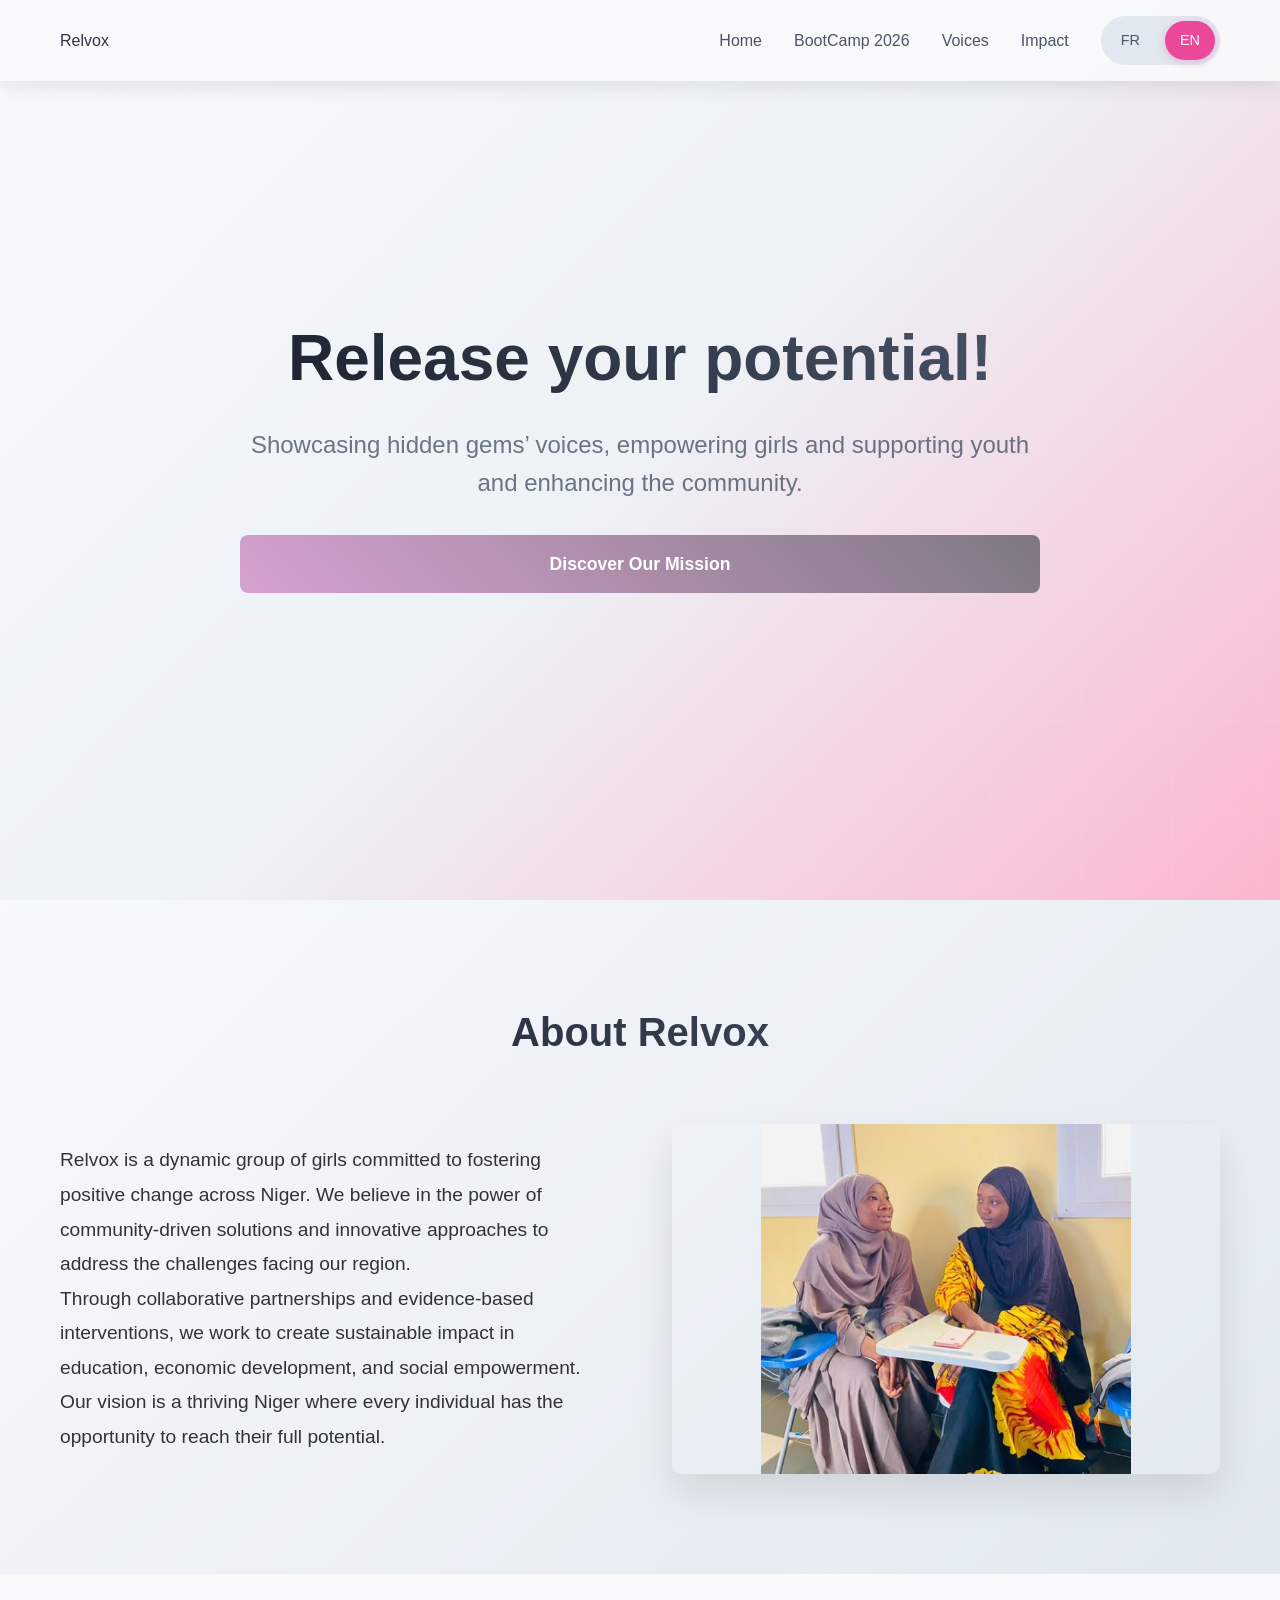
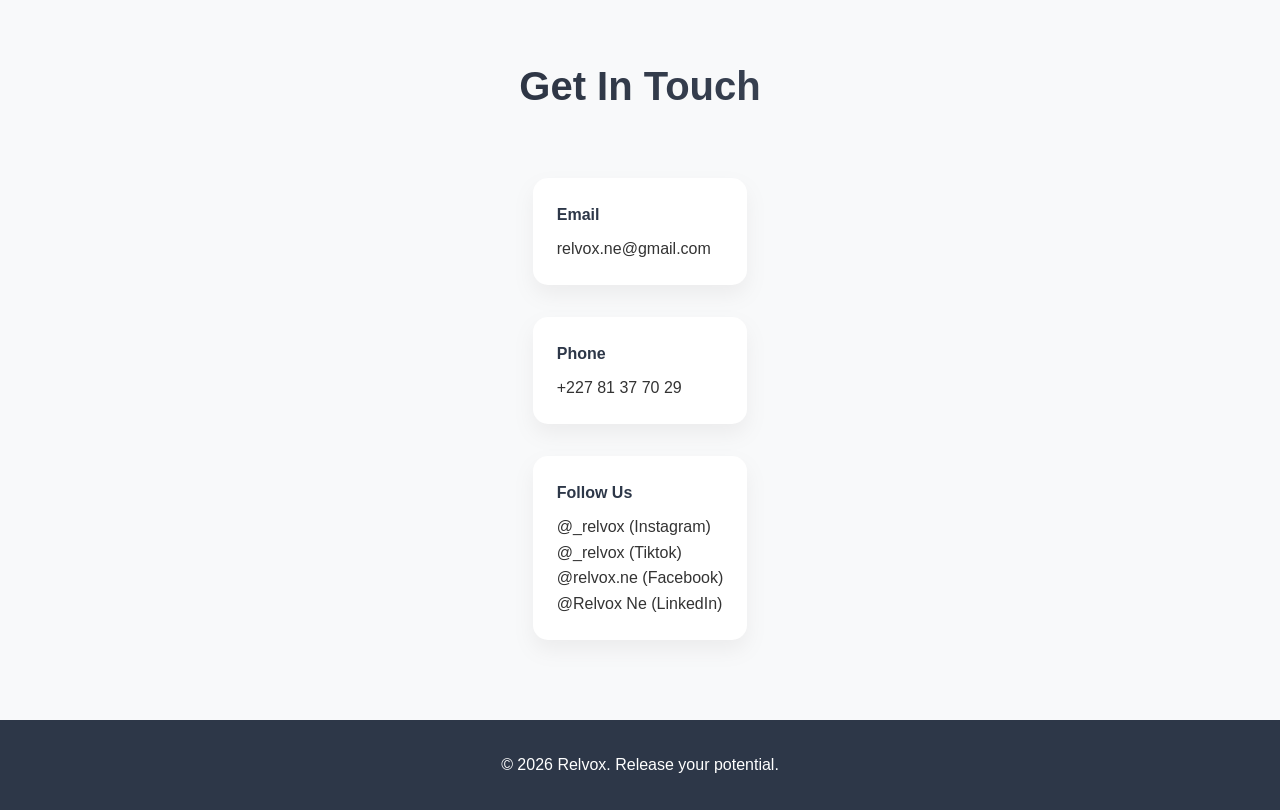
<file: index.html>
<!DOCTYPE html>
<html lang="en">
<head>
    <meta charset="UTF-8">
    <meta name="viewport" content="width=device-width, initial-scale=1.0">
    <title>Relvox - Release your potential</title>
    <link rel="stylesheet" href="style.css">
</head>
<body>
    <header>
        <nav class="container">
            <div class="logo">
                Relvox
            </div>
            <button class="hamburger" aria-label="Toggle menu">
                <span></span>
                <span></span>
                <span></span>
            </button>
            <div class="nav-center">
                <ul class="nav-links">
                    <li><a href="./index.html" data-en="Home" data-fr="Accueil">Home</a></li>
                    <li><a href="./bootcamp.html" data-en="BootCamp 2026" data-fr="BootCamp 2026">BootCamp 2026</a></li>
                    <li><a href="./voices.html" data-en="Voices" data-fr="Voix">Voices</a></li>
                    <li><a href="./impact.html" data-en="Impact" data-fr="Impact">Impact</a></li>

                </ul>
                <div class="language-switch">
                    <div class="lang-option" data-lang="fr">FR</div>
                    <div class="lang-option active" data-lang="en">EN</div>
                    
                </div>
            </div>
        </nav>
    </header>

    <section id="home" class="hero">
        <div class="container">
            <div class="hero-content">
                <h1 data-en="Release your potential" data-fr="Libérez votre potentiel!">Release your potential!</h1>
                <p data-en="Showcasing hidden gems voices, empowering girls and supporting youth and enhancing the community." data-fr="Mettre en valeur les voix des joyaux cachés, autonomiser les filles, soutenir les jeunes et améliorer la communauté.">Showcasing hidden gems’ voices, empowering girls and supporting youth and enhancing the community.</p>
                <a href="#about" class="cta-button" data-en="Discover Our Mission" data-fr="Découvrez Notre Mission">Discover Our Mission</a>
            </div>
        </div>
    </section>

    <section id="about" class="about">
        <div class="container">
            <h2 class="section-title fade-in" data-en="About Relvox" data-fr="À Propos de Relvox">About Relvox</h2>
            <div class="about-content">
                <div class="about-text fade-in">
                    <p data-en="Relvox is a dynamic group pf girls committed to fostering positive change across Niger. We believe in the power of community-driven solutions and innovative approaches to address the challenges facing our region." data-fr="Nous sommes un groupe de jeunes filles/femmes engagées a autonomiser les filles, et les accompagner afin qu elles puissent rêver grand, participer aux instances de prise de décisions et réaliser leurs objectifs. Nous sommes aussi déterminés à fournir aux jeunes de notre communauté les outils nécessaires afin qu’ils puissent profiter de certaines opportunités, ou mieux, afin qu’ils puissent créer leurs propres opportunités et contribuer au développement de leurs communautés.">Relvox is a dynamic group of girls committed to fostering positive change across Niger. We believe in the power of community-driven solutions and innovative approaches to address the challenges facing our region.</p>
                    <p data-en="Through collaborative partnerships and evidence-based interventions, we work to create sustainable impact in education, economic development, and social empowerment. Our vision is a thriving Niger where every individual has the opportunity to reach their full potential." data-fr="Notre vision est un Niger prospère où chaque individu a la possibilité d'atteindre son plein potentiel.">Through collaborative partnerships and evidence-based interventions, we work to create sustainable impact in education, economic development, and social empowerment. Our vision is a thriving Niger where every individual has the opportunity to reach their full potential.</p>
                </div>
                <div class="about-image fade-in">
                    <img src="images/girls.png" alt="Relvox Logo" class="logo">
                </div>
            </div>
        </div>
    </section>
<!-- 
    <section id="impact" class="impact">
        <div class="container">
            <h2 class="section-title fade-in" data-en="Our Impact" data-fr="Notre Impact">Our Impact</h2>
            <div class="impact-stats">
                <div class="stat fade-in">
                    <div class="stat-number">375+</div>
                    <div class="stat-label" data-en="Lives Impacted" data-fr="Vies Impactées">Lives Impacted</div>
                </div>
                <div class="stat fade-in">
                    <div class="stat-number">3</div>
                    <div class="stat-label" data-en="Programs Implemented" data-fr="Programmes Mis en Œuvre">Programs Implemented</div>
                </div>
                <div class="stat fade-in">
                    <div class="stat-number">1.5</div>
                    <div class="stat-label" data-en="Years of Service" data-fr="Années de Service">Years of Service</div>
                </div>
            </div>
        </div>
    </section> -->

    <section id="contact" class="contact">
        <div class="container">
            <h2 class="section-title fade-in" data-en="Get In Touch" data-fr="Nous Contacter">Get In Touch</h2>
            <div class="contact-content">



                <!-- Button to show the form -->
                <!-- <button class="write-message-btn fade-in" id="writeMessageBtn" data-en="Write us a message" data-fr="Écrivez-nous un message">
                    Write us a message
                </button> -->
                
                <!-- Contact form (initially hidden) -->
                <!-- <div class="contact-form" id="contactForm">
                    <h3 data-en="Send us a message" data-fr="Envoyez-nous un message">Send us a message</h3>
                    <form>
                        <div class="form-group">
                            <label for="name" data-en="Name" data-fr="Nom">Name</label>
                            <input type="text" id="name" name="name" required>
                        </div>
                        <div class="form-group">
                            <label for="email" data-en="Email" data-fr="Email">Email</label>
                            <input type="email" id="email" name="email" required>
                        </div>
                        <div class="form-group">
                            <label for="subject" data-en="Subject" data-fr="Sujet">Subject</label>
                            <input type="text" id="subject" name="subject" required>
                        </div>
                        <div class="form-group">
                            <label for="message" data-en="Message" data-fr="Message">Message</label>
                            <textarea id="message" name="message" rows="5" required></textarea>
                        </div>
                        <button type="submit" class="cta-button" data-en="Send Message" data-fr="Envoyer le Message">Send Message</button>
                    </form>
                </div> -->


                <div class="contact-info fade-in">
                    <!-- <div class="contact-item">
                        <h4 data-en="Address" data-fr="Adresse">Address</h4>
                        <p>Niamey, Niger</p>
                    </div> -->
                    <div class="contact-item">
                        <h4 data-en="Email" data-fr="Email">Email</h4>
                        <p>relvox.ne@gmail.com</p>
                    </div>
                    <div class="contact-item">
                        <h4 data-en="Phone" data-fr="Téléphone">Phone</h4>
                        <p>+227 81 37 70 29</p>
                    </div>
                    <div class="contact-item">
                        <h4 data-en="Follow Us" data-fr="Suivez-Nous">Follow Us</h4>
                        <p>@_relvox (Instagram)</p>
                        <p>@_relvox (Tiktok)</p>
                        <p>@relvox.ne (Facebook)</p>
                        <p>@Relvox Ne (LinkedIn)</p>
                        
                    </div>
                </div>
            </div>
        </div>
    </section>

    <!-- ===== FOOTER ===== -->
    <footer>
        <div class="container">
            <p data-en="© 2026 Relvox. Release your potential." data-fr="© 2026 Relvox. Release your potential.">
                © 2026 Relvox. Release your potential.
            </p>
        </div>
    </footer>
    <script src="script.js"></script>
</body>
</html>
</file>
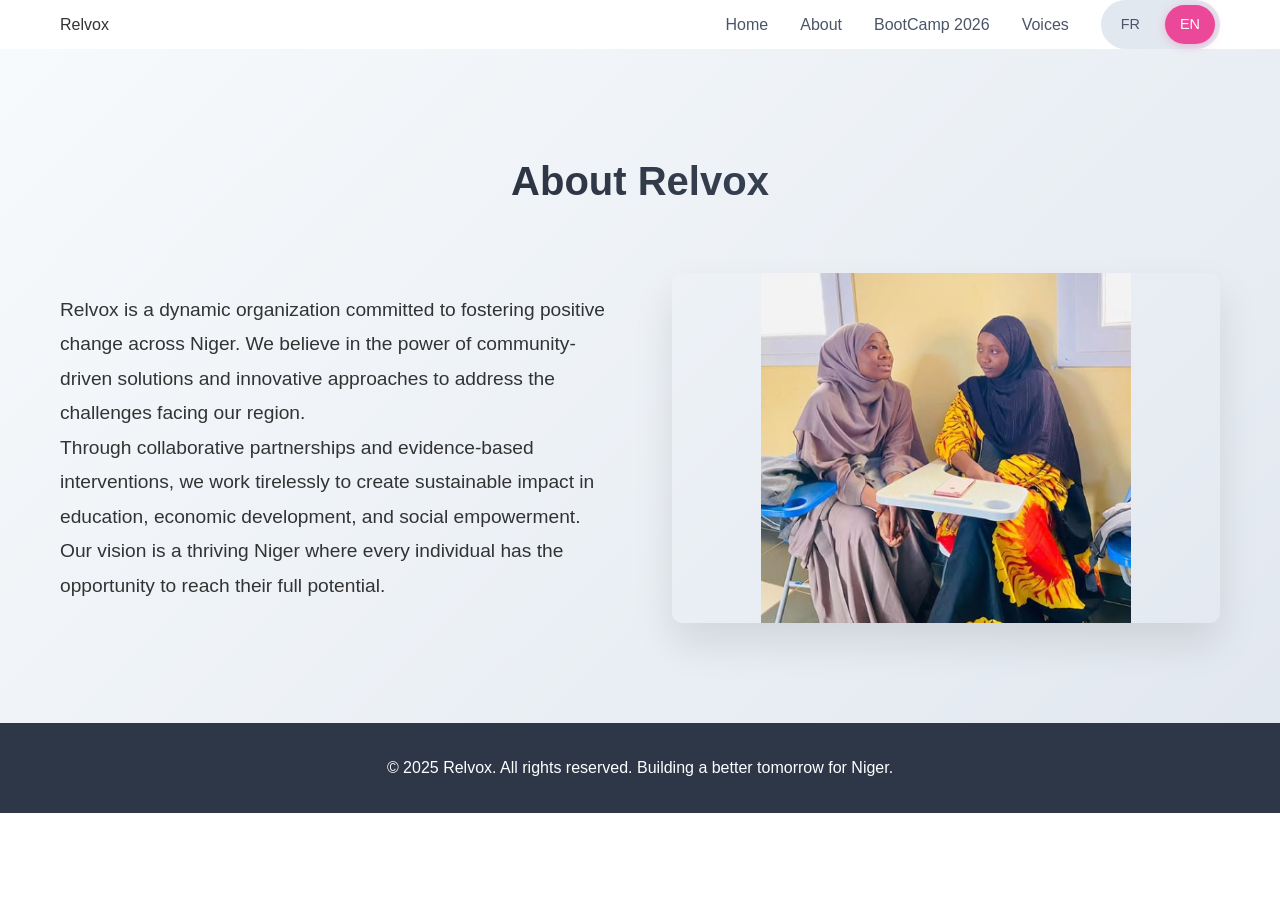
<file: about.html>
<!DOCTYPE html>
<html lang="en">
<head>
    <meta charset="UTF-8">
    <meta name="viewport" content="width=device-width, initial-scale=1.0">
    <title>About Relvox</title>
    <link rel="stylesheet" href="style.css">
</head>
<body>
    <nav class="container">
            <div class="logo">
                Relvox
            </div>
            <button class="hamburger" aria-label="Toggle menu">
                <span></span>
                <span></span>
                <span></span>
            </button>
            <div class="nav-center">
                <ul class="nav-links">
                    <li><a href="./index.html" data-en="Home" data-fr="Accueil">Home</a></li>
                    <li><a href="./about.html" data-en="About" data-fr="À propos">About</a></li>
                    <li><a href="./bootcamp.html" data-en="Boot Camps" data-fr="Boot Camps">BootCamp 2026</a></li>
                    <li><a href="./voices.html" data-en="Voices" data-fr="Voix">Voices</a></li>
                </ul>
                <div class="language-switch">                    
                    <div class="lang-option" data-lang="fr">FR</div>
                    <div class="lang-option active" data-lang="en">EN</div>

                </div>
            </div>
        </nav>

    <section id="about" class="about">
        <div class="container">
            <h2 class="section-title fade-in" data-en="About Relvox" data-fr="À Propos de Relvox">About Relvox</h2>
            <div class="about-content">
                <div class="about-text fade-in">
                    <p data-en="Relvox is a dynamic organization committed to fostering positive change across Niger. We believe in the power of community-driven solutions and innovative approaches to address the challenges facing our region." data-fr="Nous sommes une organisation de jeunes filles/femmes engagées a autonomiser les filles, et les accompagner afin qu’elles puissent rêver grand, participer aux instances de prise de décisions et réaliser leurs objectifs. Nous sommes aussi déterminés à fournir aux jeunes de notre communauté les outils nécessaires afin qu’ils puissent profiter de certaines opportunités, ou mieux, afin qu’ils puissent créer leurs propres opportunités et contribuer au développement de leurs communautés.">Relvox is a dynamic organization committed to fostering positive change across Niger. We believe in the power of community-driven solutions and innovative approaches to address the challenges facing our region.</p>
                    <p data-en="Through collaborative partnerships and evidence-based interventions, we work tirelessly to create sustainable impact in education, economic development, and social empowerment. Our vision is a thriving Niger where every individual has the opportunity to reach their full potential." data-fr="Notre vision est un Niger prospère où chaque individu a la possibilité d'atteindre son plein potentiel.">Through collaborative partnerships and evidence-based interventions, we work tirelessly to create sustainable impact in education, economic development, and social empowerment. Our vision is a thriving Niger where every individual has the opportunity to reach their full potential.</p>
                </div>
                <div class="about-image fade-in">
                    <img src="images/girls.png" alt="Relvox Logo" class="logo">
                </div>
            </div>
        </div>
    </section>

    <footer>
        <div class="container">
            <p data-en="&copy; 2025 Relvox. All rights reserved. Building a better tomorrow for Niger." data-fr="&copy; 2025 Relvox. Tous droits réservés. Construire un meilleur avenir pour le Niger.">&copy; 2025 Relvox. All rights reserved. Building a better tomorrow for Niger.</p>
        </div>
    </footer>
    <script src="script.js"></script>

</body>
</html>
</file>
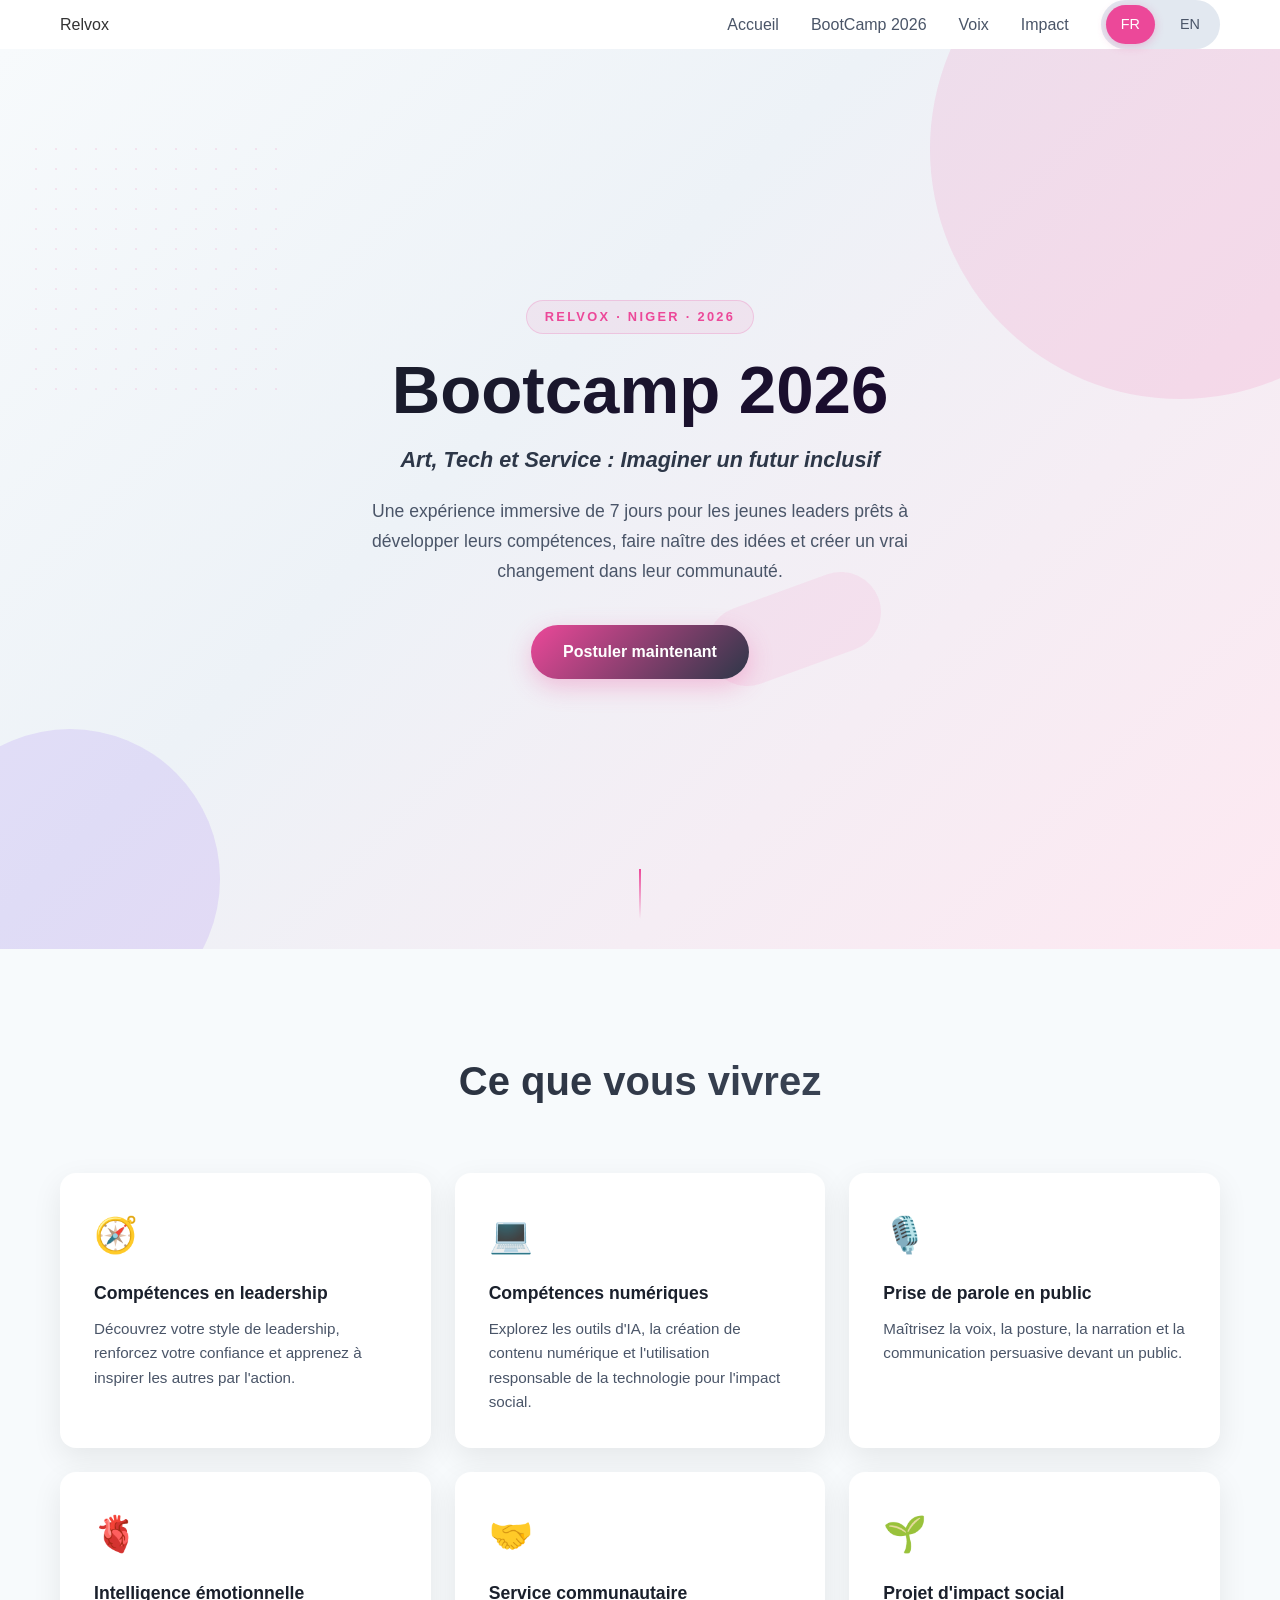
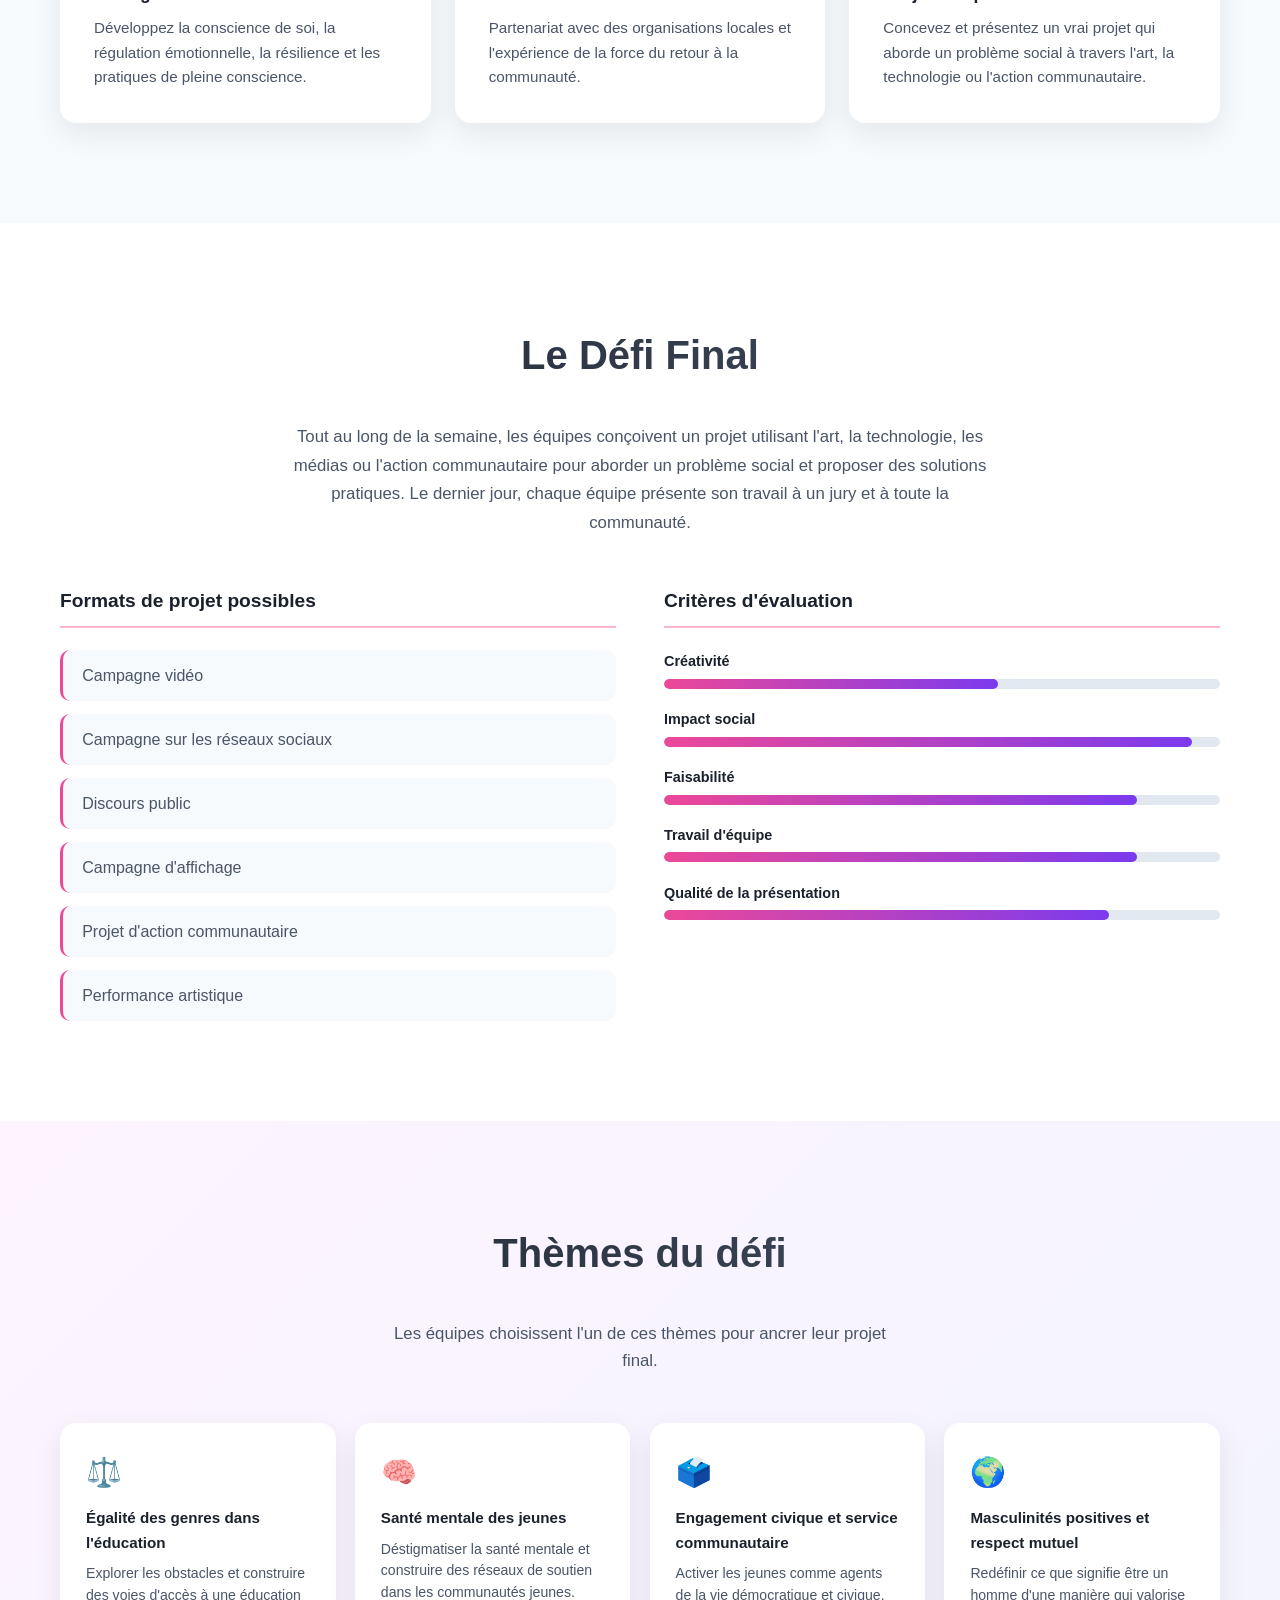
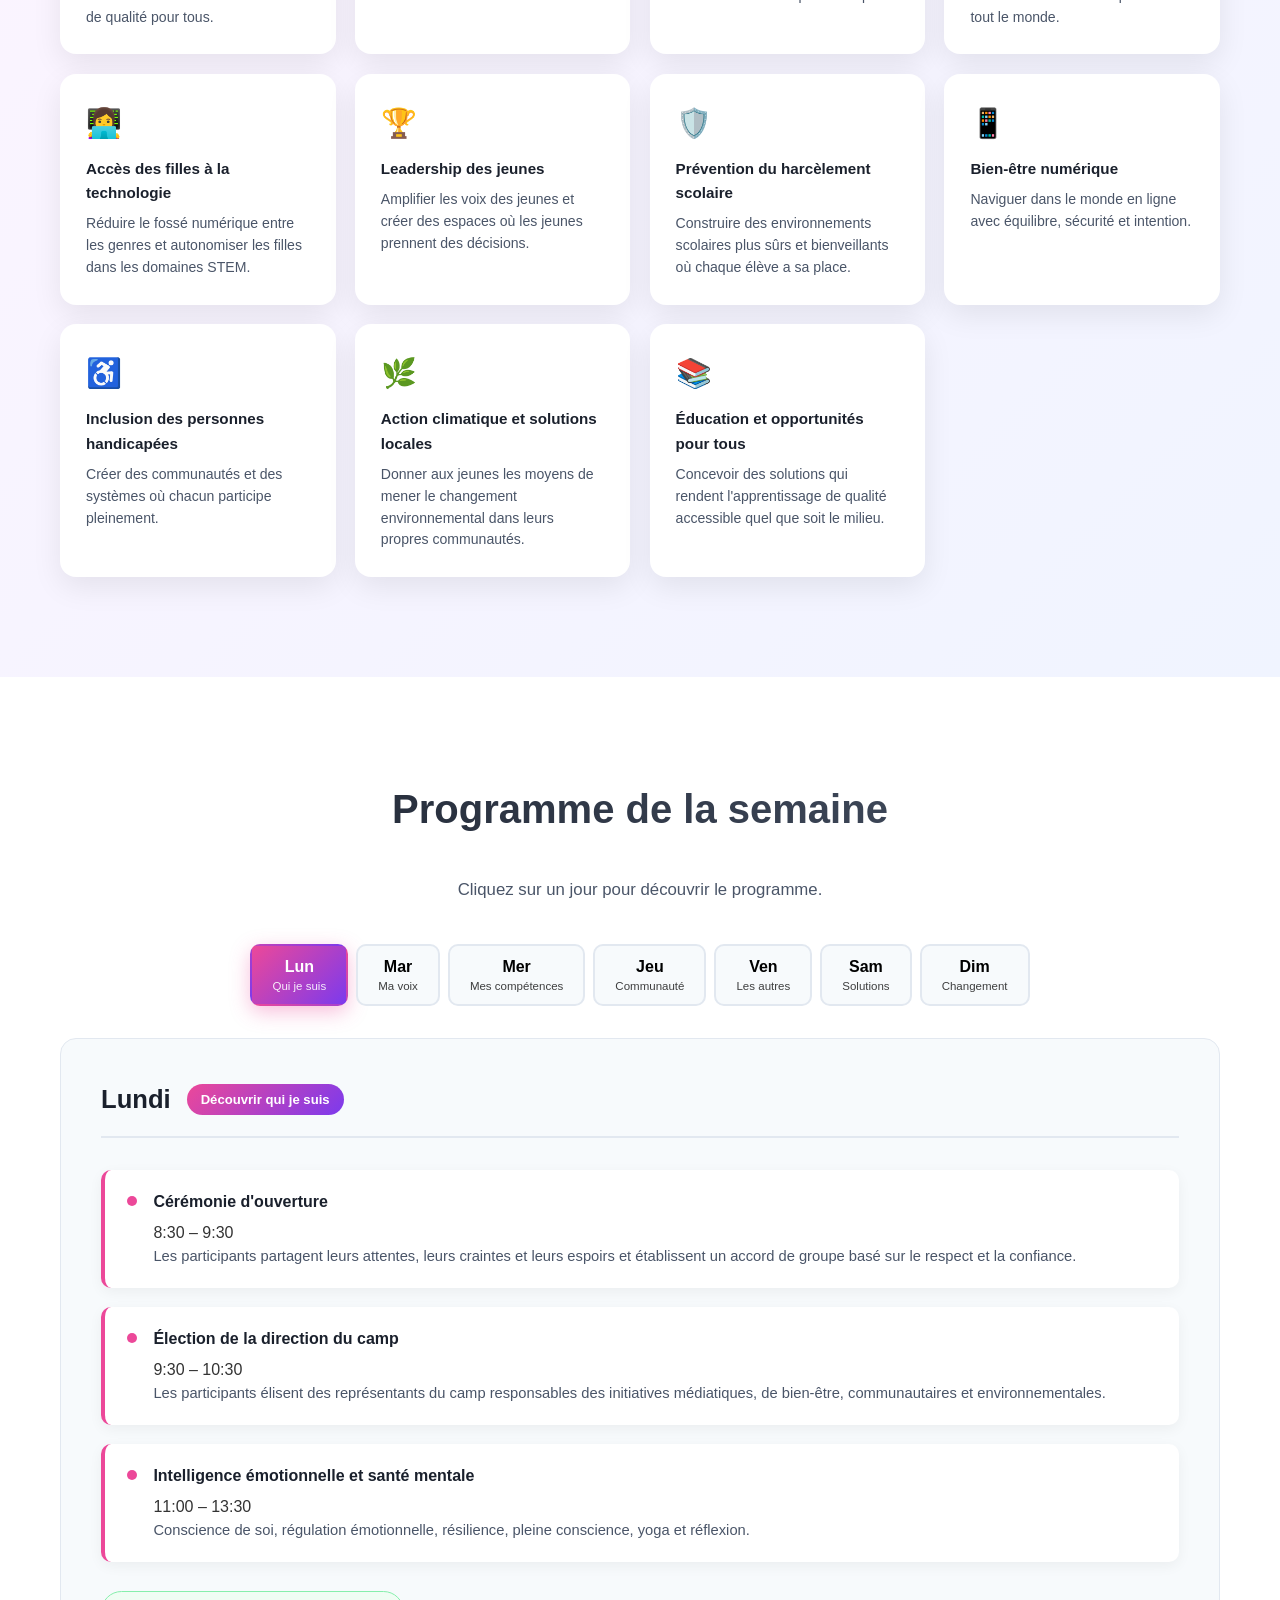
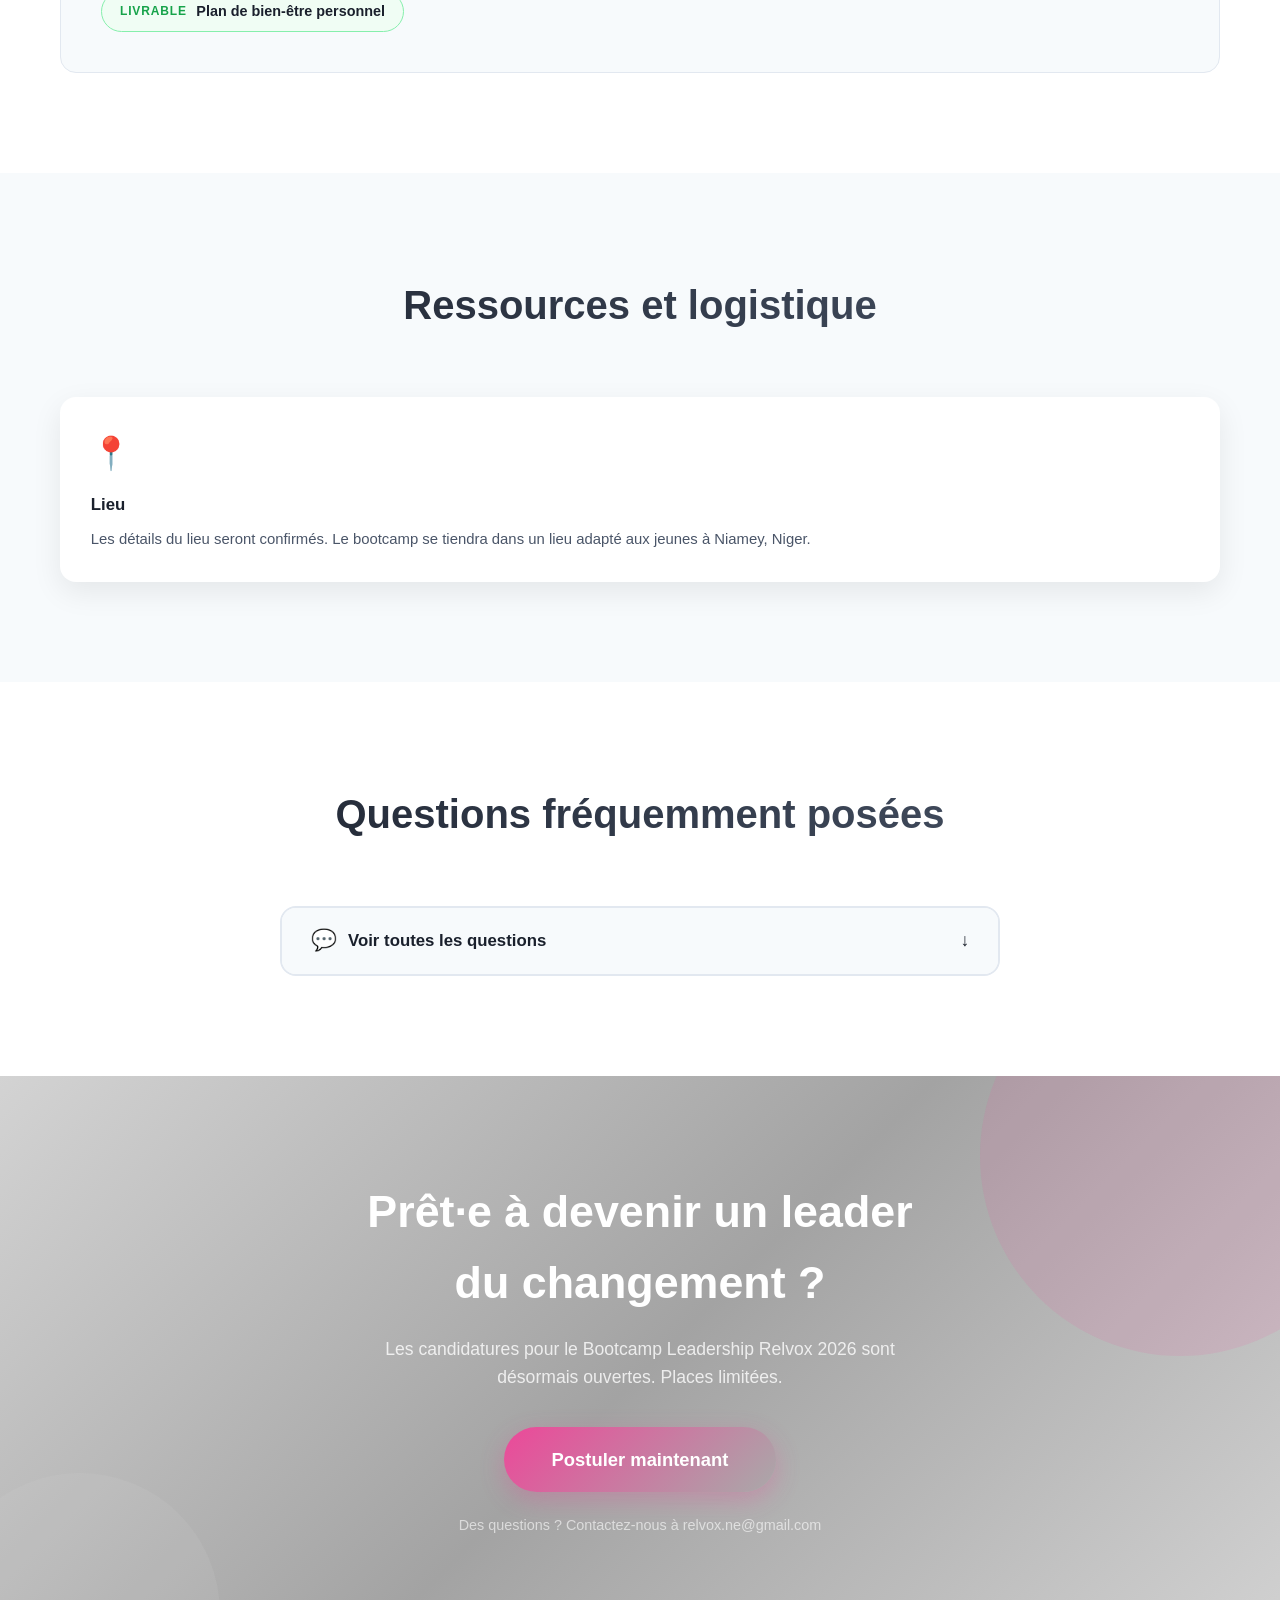
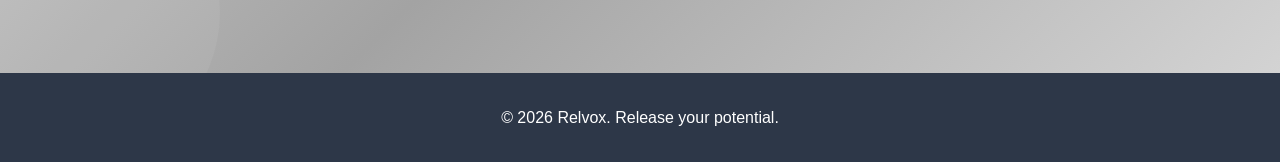
<file: bootcamp.html>
<!DOCTYPE html>
<html lang="en">
<head>
    <meta charset="UTF-8" />
    <meta name="viewport" content="width=device-width, initial-scale=1.0" />
    <title>Relvox Leadership Bootcamp 2026</title>
    <link rel="stylesheet" href="style.css" />
    <link rel="stylesheet" href="bootcamp.css" />
</head>
<body>
    <nav class="container">
            <div class="logo">
                Relvox
            </div>
            <button class="hamburger" aria-label="Toggle menu">
                <span></span>
                <span></span>
                <span></span>
            </button>
            <div class="nav-center">
                <ul class="nav-links">
                    <li><a href="./index.html" data-en="Home" data-fr="Accueil">Home</a></li>
                    <li><a href="./bootcamp.html" data-en="BootCamp 2026" data-fr="BootCamp 2026">BootCamp 2026</a></li>
                    <li><a href="./voices.html" data-en="Voices" data-fr="Voix">Voices</a></li>
                    <li><a href="./impact.html" data-en="Impact" data-fr="Impact">Impact</a></li>
                </ul>
                <div class="language-switch">
                    <div class="lang-option" data-lang="fr">FR</div>
                    <div class="lang-option active" data-lang="en">EN</div>
                    
                </div>
            </div>
        </nav>

    <!-- ===== SECTION 1: HERO ===== -->
    <section class="bc-hero">
        <div class="bc-hero__bg-shapes" aria-hidden="true">
            <span class="shape shape--circle shape--1"></span>
            <span class="shape shape--circle shape--2"></span>
            <span class="shape shape--pill shape--3"></span>
            <span class="shape shape--dot-grid"></span>
        </div>
        <div class="container bc-hero__inner">
            <div class="bc-hero__eyebrow fade-in"
                 data-en="Relvox · Niger · 2026"
                 data-fr="Relvox · Niger · 2026">
                Relvox · Niger · 2026
            </div>
            <h1 class="bc-hero__title fade-in"
                data-en="Leadership Bootcamp 2026"
                data-fr="Bootcamp 2026">
                Bootcamp 2026
            </h1>
            <p class="bc-hero__theme fade-in"
               data-en="Art, Tech and Service: Imagining an Inclusive Future"
               data-fr="Art, Tech et Service : Imaginer un futur inclusif">
                Art, Tech and Service: Imagining an Inclusive Future
            </p>
            <p class="bc-hero__desc fade-in"
               data-en="A 7-day immersive experience for young leaders ready to build skills, spark ideas, and create real change in their communities."
               data-fr="Une expérience immersive de 7 jours pour les jeunes leaders prêts à développer leurs compétences, faire naître des idées et créer un vrai changement dans leur communauté.">
                A 7-day immersive experience for young leaders ready to build skills, spark ideas, and create real change in their communities.
            </p>
            <a href="https://docs.google.com/forms/d/e/1FAIpQLSfGWugkQIGqOXpkOyP0fy8hTWYT2eyJAmjjo-YmDdHB5ViCEg/viewform" class="bc-btn bc-btn--primary fade-in"
               data-en="Apply Now"
               data-fr="Postuler maintenant">
                Apply Now
            </a>
        </div>
        <div class="bc-hero__scroll-hint" aria-hidden="true">
            <span></span>
        </div>
    </section>

    <!-- ===== SECTION 2: ABOUT ===== -->
    <section class="bc-about" id="bc-about">
        <div class="container">
            <h2 class="section-title fade-in"
                data-en="What You'll Experience"
                data-fr="Ce que vous vivrez">
                What You'll Experience
            </h2>
            <div class="bc-about__grid">

                <div class="bc-skill-card fade-in">
                    <div class="bc-skill-card__icon">🧭</div>
                    <h3 data-en="Leadership Skills" data-fr="Compétences en leadership">Leadership Skills</h3>
                    <p data-en="Discover your leadership style, build confidence, and learn to inspire others through action."
                       data-fr="Découvrez votre style de leadership, renforcez votre confiance et apprenez à inspirer les autres par l'action.">
                        Discover your leadership style, build confidence, and learn to inspire others through action.
                    </p>
                </div>

                <div class="bc-skill-card fade-in">
                    <div class="bc-skill-card__icon">💻</div>
                    <h3 data-en="Digital Skills" data-fr="Compétences numériques">Digital Skills</h3>
                    <p data-en="Explore AI tools, digital content creation, and responsible technology use for social impact."
                       data-fr="Explorez les outils d'IA, la création de contenu numérique et l'utilisation responsable de la technologie pour l'impact social.">
                        Explore AI tools, digital content creation, and responsible technology use for social impact.
                    </p>
                </div>

                <div class="bc-skill-card fade-in">
                    <div class="bc-skill-card__icon">🎙️</div>
                    <h3 data-en="Public Speaking" data-fr="Prise de parole en public">Public Speaking</h3>
                    <p data-en="Master voice, posture, storytelling, and persuasive communication in front of an audience."
                       data-fr="Maîtrisez la voix, la posture, la narration et la communication persuasive devant un public.">
                        Master voice, posture, storytelling, and persuasive communication in front of an audience.
                    </p>
                </div>

                <div class="bc-skill-card fade-in">
                    <div class="bc-skill-card__icon">🫀</div>
                    <h3 data-en="Emotional Intelligence" data-fr="Intelligence émotionnelle">Emotional Intelligence</h3>
                    <p data-en="Develop self-awareness, emotional regulation, resilience, and mindfulness practices."
                       data-fr="Développez la conscience de soi, la régulation émotionnelle, la résilience et les pratiques de pleine conscience.">
                        Develop self-awareness, emotional regulation, resilience, and mindfulness practices.
                    </p>
                </div>

                <div class="bc-skill-card fade-in">
                    <div class="bc-skill-card__icon">🤝</div>
                    <h3 data-en="Community Service" data-fr="Service communautaire">Community Service</h3>
                    <p data-en="Partner with local organizations and experience the power of giving back to your community."
                       data-fr="Partenariat avec des organisations locales et l'expérience de la force du retour à la communauté.">
                        Partner with local organizations and experience the power of giving back to your community.
                    </p>
                </div>

                <div class="bc-skill-card fade-in">
                    <div class="bc-skill-card__icon">🌱</div>
                    <h3 data-en="Social Impact Project" data-fr="Projet d'impact social">Social Impact Project</h3>
                    <p data-en="Design and present a real project that addresses a social issue using art, tech, or community action."
                       data-fr="Concevez et présentez un vrai projet qui aborde un problème social à travers l'art, la technologie ou l'action communautaire.">
                        Design and present a real project that addresses a social issue using art, tech, or community action.
                    </p>
                </div>

            </div>
        </div>
    </section>

    <!-- ===== SECTION 3: FINAL CHALLENGE ===== -->
    <section class="bc-challenge" id="bc-challenge">
        <div class="container">
            <h2 class="section-title fade-in"
                data-en="The Final Challenge"
                data-fr="Le Défi Final">
                The Final Challenge
            </h2>
            <p class="bc-challenge__desc fade-in"
               data-en="Throughout the week, teams design a project using art, technology, media or community action to address a social issue and propose practical solutions. On the final day, every team presents their work to a panel of judges and the full community."
               data-fr="Tout au long de la semaine, les équipes conçoivent un projet utilisant l'art, la technologie, les médias ou l'action communautaire pour aborder un problème social et proposer des solutions pratiques. Le dernier jour, chaque équipe présente son travail à un jury et à toute la communauté.">
                Throughout the week, teams design a project using art, technology, media or community action to address a social issue and propose practical solutions. On the final day, every team presents their work to a panel of judges and the full community.
            </p>

            <div class="bc-challenge__columns">

                <!-- Formats -->
                <div class="bc-challenge__col fade-in">
                    <h3 class="bc-challenge__col-title"
                        data-en="Possible Project Formats"
                        data-fr="Formats de projet possibles">
                        Possible Project Formats
                    </h3>
                    <ul class="bc-format-list">
                        <li data-en="Video campaign" data-fr="Campagne vidéo">Video campaign</li>
                        <li data-en="Social media campaign" data-fr="Campagne sur les réseaux sociaux">Social media campaign</li>
                        <li data-en="Public speaking performance" data-fr="Discours public">Public speaking performance</li>
                        <li data-en="Poster campaign" data-fr="Campagne d'affichage">Poster campaign</li>
                        <li data-en="Community action project" data-fr="Projet d'action communautaire">Community action project</li>
                        <li data-en="Artistic performance" data-fr="Performance artistique">Artistic performance</li>
                    </ul>
                </div>

                <!-- Criteria -->
                <div class="bc-challenge__col fade-in">
                    <h3 class="bc-challenge__col-title"
                        data-en="Evaluation Criteria"
                        data-fr="Critères d'évaluation">
                        Evaluation Criteria
                    </h3>
                    <div class="bc-criteria">
                        <div class="bc-criteria__item">
                            <span class="bc-criteria__label" data-en="Creativity" data-fr="Créativité">Creativity</span>
                            <div class="bc-criteria__bar"><div class="bc-criteria__fill" style="--pct:60%"></div></div>
                        </div>
                        <div class="bc-criteria__item">
                            <span class="bc-criteria__label" data-en="Social Impact" data-fr="Impact social">Social Impact</span>
                            <div class="bc-criteria__bar"><div class="bc-criteria__fill" style="--pct:95%"></div></div>
                        </div>
                        <div class="bc-criteria__item">
                            <span class="bc-criteria__label" data-en="Feasibility" data-fr="Faisabilité">Feasibility</span>
                            <div class="bc-criteria__bar"><div class="bc-criteria__fill" style="--pct:85%"></div></div>
                        </div>
                        <div class="bc-criteria__item">
                            <span class="bc-criteria__label" data-en="Teamwork" data-fr="Travail d'équipe">Teamwork</span>
                            <div class="bc-criteria__bar"><div class="bc-criteria__fill" style="--pct:85%"></div></div>
                        </div>
                        <div class="bc-criteria__item">
                            <span class="bc-criteria__label" data-en="Presentation Quality" data-fr="Qualité de la présentation">Presentation Quality</span>
                            <div class="bc-criteria__bar"><div class="bc-criteria__fill" style="--pct:80%"></div></div>
                        </div>
                    </div>
                </div>

            </div>
        </div>
    </section>

    <!-- ===== SECTION 4: CHALLENGE THEMES ===== -->
    <section class="bc-themes" id="bc-themes">
        <div class="container">
            <h2 class="section-title fade-in"
                data-en="Challenge Themes"
                data-fr="Thèmes du défi">
                Challenge Themes
            </h2>
            <p class="bc-themes__intro fade-in"
               data-en="Teams choose one of these themes to ground their final project."
               data-fr="Les équipes choisissent l'un de ces thèmes pour ancrer leur projet final.">
                Teams choose one of these themes to ground their final project.
            </p>
            <div class="bc-themes__grid">

                <div class="bc-theme-card fade-in">
                    <span class="bc-theme-card__icon">⚖️</span>
                    <h4 data-en="Gender Equality in Education" data-fr="Égalité des genres dans l'éducation">Gender Equality in Education</h4>
                    <p data-en="Exploring barriers and building pathways for equal access to quality education."
                       data-fr="Explorer les obstacles et construire des voies d'accès à une éducation de qualité pour tous.">
                        Exploring barriers and building pathways for equal access to quality education.
                    </p>
                </div>

                <div class="bc-theme-card fade-in">
                    <span class="bc-theme-card__icon">🧠</span>
                    <h4 data-en="Mental Health of Young People" data-fr="Santé mentale des jeunes">Mental Health of Young People</h4>
                    <p data-en="Destigmatizing mental health and building support networks in youth communities."
                       data-fr="Déstigmatiser la santé mentale et construire des réseaux de soutien dans les communautés jeunes.">
                        Destigmatizing mental health and building support networks in youth communities.
                    </p>
                </div>

                <div class="bc-theme-card fade-in">
                    <span class="bc-theme-card__icon">🗳️</span>
                    <h4 data-en="Civic Engagement & Community Service" data-fr="Engagement civique et service communautaire">Civic Engagement & Community Service</h4>
                    <p data-en="Activating young people as agents of democratic and civic life."
                       data-fr="Activer les jeunes comme agents de la vie démocratique et civique.">
                        Activating young people as agents of democratic and civic life.
                    </p>
                </div>

                <div class="bc-theme-card fade-in">
                    <span class="bc-theme-card__icon">🌍</span>
                    <h4 data-en="Positive Masculinities & Mutual Respect" data-fr="Masculinités positives et respect mutuel">Positive Masculinities & Mutual Respect</h4>
                    <p data-en="Redefining what it means to be a man in a way that uplifts everyone."
                       data-fr="Redéfinir ce que signifie être un homme d'une manière qui valorise tout le monde.">
                        Redefining what it means to be a man in a way that uplifts everyone.
                    </p>
                </div>

                <div class="bc-theme-card fade-in">
                    <span class="bc-theme-card__icon">👩‍💻</span>
                    <h4 data-en="Girls' Access to Technology" data-fr="Accès des filles à la technologie">Girls' Access to Technology</h4>
                    <p data-en="Closing the digital gender gap and empowering girls in STEM fields."
                       data-fr="Réduire le fossé numérique entre les genres et autonomiser les filles dans les domaines STEM.">
                        Closing the digital gender gap and empowering girls in STEM fields.
                    </p>
                </div>

                <div class="bc-theme-card fade-in">
                    <span class="bc-theme-card__icon">🏆</span>
                    <h4 data-en="Youth Leadership" data-fr="Leadership des jeunes">Youth Leadership</h4>
                    <p data-en="Amplifying young voices and creating spaces where youth lead decisions."
                       data-fr="Amplifier les voix des jeunes et créer des espaces où les jeunes prennent des décisions.">
                        Amplifying young voices and creating spaces where youth lead decisions.
                    </p>
                </div>

                <div class="bc-theme-card fade-in">
                    <span class="bc-theme-card__icon">🛡️</span>
                    <h4 data-en="Prevention of School Bullying" data-fr="Prévention du harcèlement scolaire">Prevention of School Bullying</h4>
                    <p data-en="Building safer, kinder school environments where every student belongs."
                       data-fr="Construire des environnements scolaires plus sûrs et bienveillants où chaque élève a sa place.">
                        Building safer, kinder school environments where every student belongs.
                    </p>
                </div>

                <div class="bc-theme-card fade-in">
                    <span class="bc-theme-card__icon">📱</span>
                    <h4 data-en="Digital Well-being" data-fr="Bien-être numérique">Digital Well-being</h4>
                    <p data-en="Navigating the online world with balance, safety, and intention."
                       data-fr="Naviguer dans le monde en ligne avec équilibre, sécurité et intention.">
                        Navigating the online world with balance, safety, and intention.
                    </p>
                </div>

                <div class="bc-theme-card fade-in">
                    <span class="bc-theme-card__icon">♿</span>
                    <h4 data-en="Inclusion of Persons with Disabilities" data-fr="Inclusion des personnes handicapées">Inclusion of Persons with Disabilities</h4>
                    <p data-en="Creating communities and systems where everyone participates fully."
                       data-fr="Créer des communautés et des systèmes où chacun participe pleinement.">
                        Creating communities and systems where everyone participates fully.
                    </p>
                </div>

                <div class="bc-theme-card fade-in">
                    <span class="bc-theme-card__icon">🌿</span>
                    <h4 data-en="Climate Action & Local Solutions" data-fr="Action climatique et solutions locales">Climate Action & Local Solutions</h4>
                    <p data-en="Empowering young people to lead environmental change in their own communities."
                       data-fr="Donner aux jeunes les moyens de mener le changement environnemental dans leurs propres communautés.">
                        Empowering young people to lead environmental change in their own communities.
                    </p>
                </div>

                <div class="bc-theme-card fade-in">
                    <span class="bc-theme-card__icon">📚</span>
                    <h4 data-en="Education & Opportunity for All" data-fr="Éducation et opportunités pour tous">Education & Opportunity for All</h4>
                    <p data-en="Designing solutions that make quality learning accessible regardless of background."
                       data-fr="Concevoir des solutions qui rendent l'apprentissage de qualité accessible quel que soit le milieu.">
                        Designing solutions that make quality learning accessible regardless of background.
                    </p>
                </div>

            </div>
        </div>
    </section>
<!-- ===== SECTION 5: INTERACTIVE SCHEDULE ===== -->
    <section class="bc-schedule" id="bc-schedule">
        <div class="container">
            <h2 class="section-title fade-in"
                data-en="Weekly Schedule"
                data-fr="Programme de la semaine">
                Weekly Schedule
            </h2>
            <p class="bc-schedule__intro fade-in"
               data-en="Click any day to explore what's happening."
               data-fr="Cliquez sur un jour pour découvrir le programme.">
                Click any day to explore what's happening.
            </p>

            <!-- Day tabs -->
            <div class="bc-day-tabs" role="tablist">
                <button class="bc-day-tab active" data-day="monday" role="tab" aria-selected="true" aria-controls="day-monday">
                    <span class="bc-day-tab__label" data-en="Mon" data-fr="Lun">Mon</span>
                    <span class="bc-day-tab__theme" data-en="Who I Am" data-fr="Qui je suis">Who I Am</span>
                </button>
                <button class="bc-day-tab" data-day="tuesday" role="tab" aria-selected="false" aria-controls="day-tuesday">
                    <span class="bc-day-tab__label" data-en="Tue" data-fr="Mar">Tue</span>
                    <span class="bc-day-tab__theme" data-en="My Voice" data-fr="Ma voix">My Voice</span>
                </button>
                <button class="bc-day-tab" data-day="wednesday" role="tab" aria-selected="false" aria-controls="day-wednesday">
                    <span class="bc-day-tab__label" data-en="Wed" data-fr="Mer">Wed</span>
                    <span class="bc-day-tab__theme" data-en="My Skills" data-fr="Mes compétences">My Skills</span>
                </button>
                <button class="bc-day-tab" data-day="thursday" role="tab" aria-selected="false" aria-controls="day-thursday">
                    <span class="bc-day-tab__label" data-en="Thu" data-fr="Jeu">Thu</span>
                    <span class="bc-day-tab__theme" data-en="Community" data-fr="Communauté">Community</span>
                </button>
                <button class="bc-day-tab" data-day="friday" role="tab" aria-selected="false" aria-controls="day-friday">
                    <span class="bc-day-tab__label" data-en="Fri" data-fr="Ven">Fri</span>
                    <span class="bc-day-tab__theme" data-en="Others" data-fr="Les autres">Others</span>
                </button>
                <button class="bc-day-tab" data-day="saturday" role="tab" aria-selected="false" aria-controls="day-saturday">
                    <span class="bc-day-tab__label" data-en="Sat" data-fr="Sam">Sat</span>
                    <span class="bc-day-tab__theme" data-en="Solutions" data-fr="Solutions">Solutions</span>
                </button>
                <button class="bc-day-tab" data-day="sunday" role="tab" aria-selected="false" aria-controls="day-sunday">
                    <span class="bc-day-tab__label" data-en="Sun" data-fr="Dim">Sun</span>
                    <span class="bc-day-tab__theme" data-en="Change" data-fr="Changement">Change</span>
                </button>
            </div>

            <!-- Day panels -->
            <div class="bc-day-panels">

                <!-- MONDAY -->
                <div class="bc-day-panel active" id="day-monday" role="tabpanel">
                    <div class="bc-day-panel__header">
                        <h3 data-en="Monday" data-fr="Lundi">Monday</h3>
                        <span class="bc-day-panel__theme-badge" data-en="Discovering Who I Am" data-fr="Découvrir qui je suis">Discovering Who I Am</span>
                    </div>
                    <div class="bc-sessions">
                        <div class="bc-session">
                            <div class="bc-session__dot"></div>
                            <div class="bc-session__body">
                                <h4 data-en="Opening Ceremony" data-fr="Cérémonie d'ouverture">Opening Ceremony</h4>
                                <span class="bc-session__time">8:30 – 9:30</span>
                                <p data-en="Participants share expectations, fears and hopes and establish a group agreement based on respect and trust."
                                   data-fr="Les participants partagent leurs attentes, leurs craintes et leurs espoirs et établissent un accord de groupe basé sur le respect et la confiance.">
                                    Participants share expectations, fears and hopes and establish a group agreement based on respect and trust.
                                </p>
                            </div>
                        </div>
                        <div class="bc-session">
                            <div class="bc-session__dot"></div>
                            <div class="bc-session__body">
                                <h4 data-en="Election of Camp Leadership" data-fr="Élection de la direction du camp">Election of Camp Leadership</h4>
                                <span class="bc-session__time">9:30 – 10:30</span>
                                <p data-en="Participants elect camp representatives responsible for media, well-being, community and environmental initiatives."
                                   data-fr="Les participants élisent des représentants du camp responsables des initiatives médiatiques, de bien-être, communautaires et environnementales.">
                                    Participants elect camp representatives responsible for media, well-being, community and environmental initiatives.
                                </p>
                            </div>
                        </div>
                        <div class="bc-session">
                            <div class="bc-session__dot"></div>
                            <div class="bc-session__body">
                                <h4 data-en="Emotional Intelligence & Mental Health" data-fr="Intelligence émotionnelle et santé mentale">Emotional Intelligence & Mental Health</h4>
                                <span class="bc-session__time">11:00 – 13:30</span>
                                <p data-en="Self-awareness, emotional regulation, resilience, mindfulness, yoga and reflection."
                                   data-fr="Conscience de soi, régulation émotionnelle, résilience, pleine conscience, yoga et réflexion.">
                                    Self-awareness, emotional regulation, resilience, mindfulness, yoga and reflection.
                                </p>
                            </div>
                        </div>
                    </div>
                    <div class="bc-deliverable">
                        <span class="bc-deliverable__label" data-en="Deliverable" data-fr="Livrable">Deliverable</span>
                        <span class="bc-deliverable__value" data-en="Personal Well-being Plan" data-fr="Plan de bien-être personnel">Personal Well-being Plan</span>
                    </div>
                </div>

                <!-- TUESDAY -->
                <div class="bc-day-panel" id="day-tuesday" role="tabpanel">
                    <div class="bc-day-panel__header">
                        <h3 data-en="Tuesday" data-fr="Mardi">Tuesday</h3>
                        <span class="bc-day-panel__theme-badge" data-en="Finding My Voice" data-fr="Trouver ma voix">Finding My Voice</span>
                    </div>
                    <div class="bc-sessions">
                        <div class="bc-session">
                            <div class="bc-session__dot"></div>
                            <div class="bc-session__body">
                                <h4 data-en="Public Speaking Intensive" data-fr="Intensif de prise de parole en public">Public Speaking Intensive</h4>
                                <span class="bc-session__time">8:30 – 10:30</span>
                                <p data-en="Voice, posture, storytelling, confidence and persuasive communication."
                                   data-fr="Voix, posture, narration, confiance et communication persuasive.">
                                    Voice, posture, storytelling, confidence and persuasive communication.
                                </p>
                            </div>
                        </div>
                        <div class="bc-session">
                            <div class="bc-session__dot"></div>
                            <div class="bc-session__body">
                                <h4 data-en="Personal Branding" data-fr="Marque personnelle">Personal Branding</h4>
                                <span class="bc-session__time">11:00 – 13:00</span>
                                <p data-en="Identity, leadership, reputation and professional communication."
                                   data-fr="Identité, leadership, réputation et communication professionnelle.">
                                    Identity, leadership, reputation and professional communication.
                                </p>
                            </div>
                        </div>
                    </div>
                    <div class="bc-deliverable">
                        <span class="bc-deliverable__label" data-en="Deliverable" data-fr="Livrable">Deliverable</span>
                        <span class="bc-deliverable__value" data-en="Personal Leadership Statement" data-fr="Déclaration de leadership personnel">Personal Leadership Statement</span>
                    </div>
                </div>

                <!-- WEDNESDAY -->
                <div class="bc-day-panel" id="day-wednesday" role="tabpanel">
                    <div class="bc-day-panel__header">
                        <h3 data-en="Wednesday" data-fr="Mercredi">Wednesday</h3>
                        <span class="bc-day-panel__theme-badge" data-en="Building My Skills" data-fr="Développer mes compétences">Building My Skills</span>
                    </div>
                    <div class="bc-sessions">
                        <div class="bc-session">
                            <div class="bc-session__dot"></div>
                            <div class="bc-session__body">
                                <h4 data-en="AI and Digital Tools for Everyone" data-fr="IA et outils numériques pour tous">AI and Digital Tools for Everyone</h4>
                                <span class="bc-session__time">8:30 – 11:00</span>
                                <p data-en="Introduction to AI, productivity tools, responsible technology use and digital citizenship."
                                   data-fr="Introduction à l'IA, outils de productivité, utilisation responsable de la technologie et citoyenneté numérique.">
                                    Introduction to AI, productivity tools, responsible technology use and digital citizenship.
                                </p>
                            </div>
                        </div>
                        <div class="bc-session">
                            <div class="bc-session__dot"></div>
                            <div class="bc-session__body">
                                <h4 data-en="Digital Content Creation" data-fr="Création de contenu numérique">Digital Content Creation</h4>
                                <span class="bc-session__time">11:30 – 12:30</span>
                                <p data-en="Photography, social media, video creation and campaign design."
                                   data-fr="Photographie, réseaux sociaux, création vidéo et conception de campagnes.">
                                    Photography, social media, video creation and campaign design.
                                </p>
                            </div>
                        </div>
                    </div>
                    <div class="bc-deliverable">
                        <span class="bc-deliverable__label" data-en="Deliverable" data-fr="Livrable">Deliverable</span>
                        <span class="bc-deliverable__value" data-en="Campaign Prototype" data-fr="Prototype de campagne">Campaign Prototype</span>
                    </div>
                </div>

                <!-- THURSDAY -->
                <div class="bc-day-panel" id="day-thursday" role="tabpanel">
                    <div class="bc-day-panel__header">
                        <h3 data-en="Thursday" data-fr="Jeudi">Thursday</h3>
                        <span class="bc-day-panel__theme-badge" data-en="Serving My Community" data-fr="Servir ma communauté">Serving My Community</span>
                    </div>
                    <div class="bc-sessions">
                        <div class="bc-session">
                            <div class="bc-session__dot"></div>
                            <div class="bc-session__body">
                                <h4 data-en="Community Partner Presentation" data-fr="Présentation du partenaire communautaire">Community Partner Presentation</h4>
                                <span class="bc-session__time" data-en="Visit times will be shared in person once camp begins"
                                      data-fr="Les heures de la visite vous seront communiquées en personne quand le camp commencera">
                                    Les heures de la visite vous seront communiquées en personne quand le camp commencera
                                </span>
                                <p data-en="Meet local organizations and learn how to collaborate for community impact."
                                   data-fr="Rencontrez des organisations locales et apprenez à collaborer pour un impact communautaire.">
                                    Meet local organizations and learn how to collaborate for community impact.
                                </p>
                            </div>
                        </div>
                        <div class="bc-session">
                            <div class="bc-session__dot"></div>
                            <div class="bc-session__body">
                                <h4 data-en="Volunteer Experience" data-fr="Expérience bénévole">Volunteer Experience</h4>
                                <p data-en="Hands-on community service activity with a partner organization."
                                   data-fr="Activité de service communautaire en partenariat avec une organisation partenaire.">
                                    Hands-on community service activity with a partner organization.
                                </p>
                            </div>
                        </div>
                        <div class="bc-session">
                            <div class="bc-session__dot"></div>
                            <div class="bc-session__body">
                                <h4 data-en="Reflection Circle" data-fr="Cercle de réflexion">Reflection Circle</h4>
                                <p data-en="Group debrief to process the day's experience and connect it to the final challenge."
                                   data-fr="Débriefing de groupe pour traiter l'expérience de la journée et la relier au défi final.">
                                    Group debrief to process the day's experience and connect it to the final challenge.
                                </p>
                            </div>
                        </div>
                    </div>
                    <div class="bc-deliverable">
                        <span class="bc-deliverable__label" data-en="Deliverable" data-fr="Livrable">Deliverable</span>
                        <span class="bc-deliverable__value" data-en="Community Impact Reflection" data-fr="Réflexion sur l'impact communautaire">Community Impact Reflection</span>
                    </div>
                </div>

                <!-- FRIDAY -->
                <div class="bc-day-panel" id="day-friday" role="tabpanel">
                    <div class="bc-day-panel__header">
                        <h3 data-en="Friday" data-fr="Vendredi">Friday</h3>
                        <span class="bc-day-panel__theme-badge" data-en="Understanding Others" data-fr="Comprendre les autres">Understanding Others</span>
                    </div>
                    <div class="bc-sessions">
                        <div class="bc-session">
                            <div class="bc-session__dot"></div>
                            <div class="bc-session__body">
                                <h4 data-en="Girls Leadership Space" data-fr="Espace de leadership féminin">Girls Leadership Space</h4>
                                <span class="bc-session__time">8:30 – 11:00</span>
                                <p data-en="Confidence, leadership, ambition, safety and opportunities."
                                   data-fr="Confiance, leadership, ambition, sécurité et opportunités.">
                                    Confidence, leadership, ambition, safety and opportunities.
                                </p>
                            </div>
                        </div>
                        <div class="bc-session">
                            <div class="bc-session__dot"></div>
                            <div class="bc-session__body">
                                <h4 data-en="Boys Leadership Space" data-fr="Espace de leadership masculin">Boys Leadership Space</h4>
                                <span class="bc-session__time">8:30 – 11:00</span>
                                <p data-en="Positive leadership, emotional intelligence, allyship and respect."
                                   data-fr="Leadership positif, intelligence émotionnelle, solidarité et respect.">
                                    Positive leadership, emotional intelligence, allyship and respect.
                                </p>
                            </div>
                        </div>
                        <div class="bc-session">
                            <div class="bc-session__dot"></div>
                            <div class="bc-session__body">
                                <h4 data-en="Mixed Dialogue Session" data-fr="Session de dialogue mixte">Mixed Dialogue Session</h4>
                                <span class="bc-session__time">11:30 – 13:30</span>
                                <p data-en="Building mutual understanding and collaboration across groups."
                                   data-fr="Construire la compréhension mutuelle et la collaboration entre les groupes.">
                                    Building mutual understanding and collaboration across groups.
                                </p>
                            </div>
                        </div>
                    </div>
                    <div class="bc-deliverable">
                        <span class="bc-deliverable__label" data-en="Deliverable" data-fr="Livrable">Deliverable</span>
                        <span class="bc-deliverable__value" data-en="Shared Commitment Statement" data-fr="Déclaration d'engagement commun">Shared Commitment Statement</span>
                    </div>
                </div>

                <!-- SATURDAY -->
                <div class="bc-day-panel" id="day-saturday" role="tabpanel">
                    <div class="bc-day-panel__header">
                        <h3 data-en="Saturday" data-fr="Samedi">Saturday</h3>
                        <span class="bc-day-panel__theme-badge" data-en="Designing Solutions" data-fr="Concevoir des solutions">Designing Solutions</span>
                    </div>
                    <div class="bc-sessions">
                        <div class="bc-session">
                            <div class="bc-session__dot"></div>
                            <div class="bc-session__body">
                                <h4 data-en="Social Innovation and Design Thinking" data-fr="Innovation sociale et design thinking">Social Innovation and Design Thinking</h4>
                                <span class="bc-session__time">8:30 – 10:30</span>
                                <p data-en="Frameworks and methods for designing solutions that create real impact."
                                   data-fr="Cadres et méthodes pour concevoir des solutions à impact réel.">
                                    Frameworks and methods for designing solutions that create real impact.
                                </p>
                            </div>
                        </div>
                        <div class="bc-session">
                            <div class="bc-session__dot"></div>
                            <div class="bc-session__body">
                                <h4 data-en="Project Production" data-fr="Production du projet">Project Production</h4>
                                <span class="bc-session__time">10:30 – 12:30</span>
                                <p data-en="Teams work intensively to build, produce, and finalize their final challenge project."
                                   data-fr="Les équipes travaillent intensivement pour construire, produire et finaliser leur projet de défi final.">
                                    Teams work intensively to build, produce, and finalize their final challenge project.
                                </p>
                            </div>
                        </div>
                        <div class="bc-session">
                            <div class="bc-session__dot"></div>
                            <div class="bc-session__body">
                                <h4 data-en="Coaching and Mentorship" data-fr="Coaching et mentorat">Coaching and Mentorship</h4>
                                <span class="bc-session__time">12:30 – 13:30</span>
                                <p data-en="One-on-one and group sessions with mentors to sharpen the final project."
                                   data-fr="Sessions individuelles et en groupe avec des mentors pour affiner le projet final.">
                                    One-on-one and group sessions with mentors to sharpen the final project.
                                </p>
                            </div>
                        </div>
                    </div>
                    <div class="bc-deliverable">
                        <span class="bc-deliverable__label" data-en="Deliverable" data-fr="Livrable">Deliverable</span>
                        <span class="bc-deliverable__value" data-en="Final Project" data-fr="Projet final">Final Project</span>
                    </div>
                </div>

                <!-- SUNDAY -->
                <div class="bc-day-panel" id="day-sunday" role="tabpanel">
                    <div class="bc-day-panel__header">
                        <h3 data-en="Sunday" data-fr="Dimanche">Sunday</h3>
                        <span class="bc-day-panel__theme-badge" data-en="Inspiring Change" data-fr="Inspirer le changement">Inspiring Change</span>
                    </div>
                    <div class="bc-sessions">
                        <div class="bc-session">
                            <div class="bc-session__dot"></div>
                            <div class="bc-session__body">
                                <h4 data-en="Leadership Panel" data-fr="Panel de leadership">Leadership Panel</h4>
                                <span class="bc-session__time">9:00 – 10:00</span>
                                <p data-en="Inspiring conversations with leaders, mentors, and change-makers from Niger and beyond."
                                   data-fr="Des conversations inspirantes avec des leaders, des mentors et des acteurs du changement du Niger et d'ailleurs.">
                                    Inspiring conversations with leaders, mentors, and change-makers from Niger and beyond.
                                </p>
                            </div>
                        </div>
                        <div class="bc-session">
                            <div class="bc-session__dot"></div>
                            <div class="bc-session__body">
                                <h4 data-en="Final Presentations" data-fr="Présentations finales">Final Presentations</h4>
                                <span class="bc-session__time">10:30 – 12:00</span>
                                <p data-en="Every team presents their project to the panel of judges and the full bootcamp community."
                                   data-fr="Chaque équipe présente son projet au jury et à toute la communauté du bootcamp.">
                                    Every team presents their project to the panel of judges and the full bootcamp community.
                                </p>
                            </div>
                        </div>
                        <div class="bc-session">
                            <div class="bc-session__dot"></div>
                            <div class="bc-session__body">
                                <h4 data-en="Award Ceremony & Certificate Distribution" data-fr="Cérémonie de remise des prix et des certificats">Award Ceremony & Certificate Distribution</h4>
                                <span class="bc-session__time">12:30 – 13:30</span>
                                <p data-en="Celebrating the achievement of every participant and recognizing outstanding projects."
                                   data-fr="Célébrer la réussite de chaque participant et reconnaître les projets exceptionnels.">
                                    Celebrating the achievement of every participant and recognizing outstanding projects.
                                </p>
                            </div>
                        </div>
                    </div>
                    <div class="bc-deliverable">
                        <span class="bc-deliverable__label" data-en="Deliverable" data-fr="Livrable">Deliverable</span>
                        <span class="bc-deliverable__value" data-en="Project Presentation" data-fr="Présentation du projet">Project Presentation</span>
                    </div>
                </div>

            </div><!-- /bc-day-panels -->
        </div>
    </section>
    <!-- ===== SECTION 6: RESOURCES & LOGISTICS ===== -->
    <section class="bc-logistics" id="bc-logistics">
        <div class="container">
            <h2 class="section-title fade-in"
                data-en="Resources & Logistics"
                data-fr="Ressources et logistique">
                Resources & Logistics
            </h2>
            <div class="bc-logistics__grid">

                <div class="bc-logistics-card fade-in">
                    <div class="bc-logistics-card__icon">📍</div>
                    <h4 data-en="Venue" data-fr="Lieu">Venue</h4>
                    <p data-en="Location details to be confirmed. The bootcamp will be held at a youth-friendly venue in Niamey, Niger."
                       data-fr="Les détails du lieu seront confirmés. Le bootcamp se tiendra dans un lieu adapté aux jeunes à Niamey, Niger.">
                        Location details to be confirmed. The bootcamp will be held at a youth-friendly venue in Niamey, Niger.
                    </p>
                </div>
<!-- 
                <div class="bc-logistics-card fade-in">
                    <div class="bc-logistics-card__icon">🎒</div>
                    <h4 data-en="What to Bring" data-fr="Quoi apporter">What to Bring</h4>
                    <p data-en="Notebook, pen, a photo ID, comfortable clothing, a water bottle, and your enthusiasm. Laptops are welcome but not required."
                       data-fr="Cahier, stylo, et votre enthousiasme. Les ordinateurs portables sont les bienvenus mais non obligatoires.">
                        Notebook, pen, and your enthusiasm. Laptops are welcome but not required.
                    </p>
                </div> -->
<!-- 
                <div class="bc-logistics-card fade-in">
                    <div class="bc-logistics-card__icon">📋</div>
                    <h4 data-en="Code of Conduct" data-fr="Code de conduite">Code of Conduct</h4>
                    <p data-en="All participants agree to treat each other with respect, maintain confidentiality, and uphold the values of inclusion and non-violence throughout the bootcamp."
                       data-fr="Tous les participants s'engagent à se traiter mutuellement avec respect, à maintenir la confidentialité et à défendre les valeurs d'inclusion et de non-violence tout au long du bootcamp.">
                        All participants agree to treat each other with respect, maintain confidentiality, and uphold the values of inclusion and non-violence throughout the bootcamp.
                    </p>
                </div> -->
<!-- 
                <div class="bc-logistics-card fade-in">
                    <div class="bc-logistics-card__icon">🚨</div>
                    <h4 data-en="Emergency Contacts" data-fr="Contacts d'urgence">Emergency Contacts</h4>
                    <p data-en="Emergency contact information will be shared with all registered participants prior to the bootcamp. A Relvox team member will be available at all times."
                       data-fr="Les informations de contact d'urgence seront partagées avec tous les participants inscrits avant le bootcamp. Un membre de l'équipe Relvox sera disponible en permanence.">
                        Emergency contact information will be shared with all registered participants prior to the bootcamp. A Relvox team member will be available at all times.
                    </p>
                </div> -->

                <!-- <div class="bc-logistics-card fade-in">
                    <div class="bc-logistics-card__icon">🚌</div>
                    <h4 data-en="Transportation" data-fr="Transport">Transportation</h4>
                    <p data-en="Shared transportation may be arranged for groups coming from certain areas. Reach out to the Relvox team after registering to discuss options."
                       data-fr="Un transport commun peut être organisé pour les groupes venant de certaines zones. Contactez l'équipe Relvox après votre inscription pour discuter des options.">
                        Shared transportation may be arranged for groups coming from certain areas. Reach out to the Relvox team after registering to discuss options.
                    </p>
                </div> -->

            </div>
        </div>
    </section>

    <!-- ===== SECTION 7: FAQ ===== -->
    <section class="bc-faq" id="bc-faq">
        <div class="container">
            <h2 class="section-title fade-in"
                data-en="Frequently Asked Questions"
                data-fr="Questions fréquemment posées">
                Questions fréquemment posées
            </h2>

            <!-- Outer wrapper: click to reveal all questions -->
            <div class="bc-faq__wrapper fade-in">
                <button class="bc-faq__toggle" aria-expanded="false" aria-controls="bc-faq-inner">
                    <span class="bc-faq__toggle-text">
                        <span class="bc-faq__toggle-icon" aria-hidden="true">💬</span>
                        <span data-en="See all questions" data-fr="Voir toutes les questions">Voir toutes les questions</span>
                    </span>
                    <span class="bc-faq__toggle-arrow" aria-hidden="true">↓</span>
                </button>

                <!-- Inner list: hidden until wrapper is opened -->
                <div class="bc-faq__inner" id="bc-faq-inner" hidden>
                    <div class="bc-faq__list">

                        <!-- <div class="bc-faq-item">
                            <button class="bc-faq-item__question" aria-expanded="false">
                                <span data-en="Do I need a laptop?" data-fr="Ai-je besoin d'un ordinateur portable ?">Ai-je besoin d'un ordinateur portable ?</span>
                                <span class="bc-faq-item__arrow" aria-hidden="true">↓</span>
                            </button>
                            <div class="bc-faq-item__answer" hidden>
                                <p data-en="No, a laptop is not required. Relvox will provide access to shared devices for sessions that need them. If you have your own laptop, feel free to bring it."
                                   data-fr="Non, un ordinateur portable n'est pas obligatoire. Relvox fournira l'accès à des appareils partagés pour les sessions qui en ont besoin. Si vous avez votre propre ordinateur portable, vous pouvez l'apporter.">
                                    Non, un ordinateur portable n'est pas obligatoire. Relvox fournira l'accès à des appareils partagés pour les sessions qui en ont besoin. Si vous avez votre propre ordinateur portable, vous pouvez l'apporter.
                                </p>
                            </div>
                        </div> -->

                        <!-- <div class="bc-faq-item">
                            <button class="bc-faq-item__question" aria-expanded="false">
                                <span data-en="Is accommodation provided?" data-fr="L'hébergement est-il fourni ?">L'hébergement est-il fourni ?</span>
                                <span class="bc-faq-item__arrow" aria-hidden="true">↓</span>
                            </button>
                            <div class="bc-faq-item__answer" hidden>
                                <p data-en="Accommodation is provided for participants who need to travel to the bootcamp venue. Participants attending locally are welcome to commute daily. Please indicate your needs in the registration form."
                                   data-fr="L'hébergement est fourni aux participants qui doivent se déplacer pour rejoindre le lieu du bootcamp. Les participants locaux peuvent se déplacer quotidiennement. Veuillez indiquer vos besoins dans le formulaire d'inscription.">
                                    L'hébergement est fourni aux participants qui doivent se déplacer pour rejoindre le lieu du bootcamp. Les participants locaux peuvent se déplacer quotidiennement. Veuillez indiquer vos besoins dans le formulaire d'inscription.
                                </p>
                            </div>
                        </div> -->

                        <!-- <div class="bc-faq-item">
                            <button class="bc-faq-item__question" aria-expanded="false">
                                <span data-en="What should I bring?" data-fr="Que dois-je apporter ?">Que dois-je apporter ?</span>
                                <span class="bc-faq-item__arrow" aria-hidden="true">↓</span>
                            </button>
                            <div class="bc-faq-item__answer" hidden>
                                <p data-en="Bring a notebook, pen, photo ID, comfortable clothing for a full week of activities, a reusable water bottle, and anything that helps you feel comfortable and creative. Laptops and phones are welcome."
                                   data-fr="Apportez un cahier, un stylo, une pièce d'identité, des vêtements confortables pour une semaine complète d'activités, une bouteille d'eau réutilisable et tout ce qui vous aide à vous sentir à l'aise et créatif. Les ordinateurs portables et les téléphones sont les bienvenus.">
                                    Apportez un cahier, un stylo, une pièce d'identité, des vêtements confortables pour une semaine complète d'activités, une bouteille d'eau réutilisable et tout ce qui vous aide à vous sentir à l'aise et créatif. Les ordinateurs portables et les téléphones sont les bienvenus.
                                </p>
                            </div>
                        </div> -->

                        <div class="bc-faq-item">
                            <button class="bc-faq-item__question" aria-expanded="false">
                                <span data-en="Will I receive a certificate?" data-fr="Vais-je recevoir un certificat ?">Vais-je recevoir un certificat ?</span>
                                <span class="bc-faq-item__arrow" aria-hidden="true">↓</span>
                            </button>
                            <div class="bc-faq-item__answer" hidden>
                                <p data-en="Yes! Every participant who completes the bootcamp receives an official Relvox Leadership Bootcamp 2026 certificate at the Sunday award ceremony."
                                   data-fr="Oui ! Chaque participant qui termine le bootcamp reçoit un certificat officiel Relvox Leadership Bootcamp 2026 lors de la cérémonie de remise des prix du dimanche.">
                                    Oui ! Chaque participant qui termine le bootcamp reçoit un certificat officiel Relvox Leadership Bootcamp 2026 lors de la cérémonie de remise des prix du dimanche.
                                </p>
                            </div>
                        </div>

                        <div class="bc-faq-item">
                            <button class="bc-faq-item__question" aria-expanded="false">
                                <span data-en="Can beginners apply?" data-fr="Les débutants peuvent-ils postuler ?">Les débutants peuvent-ils postuler ?</span>
                                <span class="bc-faq-item__arrow" aria-hidden="true">↓</span>
                            </button>
                            <div class="bc-faq-item__answer" hidden>
                                <p data-en="Absolutely. The bootcamp is designed for all levels, from young people attending their first leadership program to those with more experience. Everyone is welcome."
                                   data-fr="Absolument. Le bootcamp est conçu pour tous les niveaux, des jeunes participant à leur premier programme de leadership à ceux ayant plus d'expérience. Tout le monde est le bienvenu.">
                                    Absolument. Le bootcamp est conçu pour tous les niveaux, des jeunes participant à leur premier programme de leadership à ceux ayant plus d'expérience. Tout le monde est le bienvenu.
                                </p>
                            </div>
                        </div>

                        <!-- <div class="bc-faq-item">
                            <button class="bc-faq-item__question" aria-expanded="false">
                                <span data-en="What language will the camp be conducted in?" data-fr="Dans quelle langue le camp se déroulera-t-il ?">Dans quelle langue le camp se déroulera-t-il ?</span>
                                <span class="bc-faq-item__arrow" aria-hidden="true">↓</span>
                            </button>
                            <div class="bc-faq-item__answer" hidden>
                                <p data-en="The bootcamp will be conducted primarily in French, with support in Hausa and other local languages as needed. Written materials will also be available in English."
                                   data-fr="Le bootcamp se déroulera principalement en français, avec un soutien en haoussa et d'autres langues locales si nécessaire. Les documents écrits seront également disponibles en anglais.">
                                    Le bootcamp se déroulera principalement en français, avec un soutien en haoussa et d'autres langues locales si nécessaire. Les documents écrits seront également disponibles en anglais.
                                </p>
                            </div>
                        </div> -->

                        <div class="bc-faq-item">
                            <button class="bc-faq-item__question" aria-expanded="false">
                                <span data-en="Can I participate if I have never done leadership activities before?" data-fr="Puis-je participer si je n'ai jamais fait d'activités de leadership auparavant ?">Puis-je participer si je n'ai jamais fait d'activités de leadership auparavant ?</span>
                                <span class="bc-faq-item__arrow" aria-hidden="true">↓</span>
                            </button>
                            <div class="bc-faq-item__answer" hidden>
                                <p data-en="Yes, and we especially encourage you to apply. Relvox Bootcamp is designed to be a starting point for young leaders. Our facilitators meet you exactly where you are."
                                   data-fr="Oui, et nous vous encourageons particulièrement à postuler. Le Bootcamp Relvox est conçu pour être un point de départ pour les jeunes leaders. Nos facilitateurs vous accompagnent là où vous en êtes.">
                                    Oui, et nous vous encourageons particulièrement à postuler. Le Bootcamp Relvox est conçu pour être un point de départ pour les jeunes leaders. Nos facilitateurs vous accompagnent là où vous en êtes.
                                </p>
                            </div>
                        </div>

                        <div class="bc-faq-item">
                            <button class="bc-faq-item__question" aria-expanded="false">
                                <span data-en="Is the camp only open to girls?" data-fr="Le camp est-il uniquement ouvert aux filles ?">Le camp est-il uniquement ouvert aux filles ?</span>
                                <span class="bc-faq-item__arrow" aria-hidden="true">↓</span>
                            </button>
                            <div class="bc-faq-item__answer" hidden>
                                <p data-en=" No, the camp is open to all young leaders. We especially encourage girls to apply, but all young people are welcome."
                                   data-fr="Non, le camp est ouvert à tous les jeunes leaders. Nous encourageons particulièrement les filles à postuler, mais tous les jeunes sont les bienvenus.">
                                    Non, le camp est ouvert à tous les jeunes leaders. Nous encourageons particulièrement les filles à postuler, mais tous les jeunes sont les bienvenus.
                                </p>
                            </div>
                        </div>

                    </div><!-- /bc-faq__list -->
                </div><!-- /bc-faq__inner -->
            </div><!-- /bc-faq__wrapper -->

        </div>
    </section>

    <!-- ===== SECTION 8: REGISTRATION CTA ===== -->
    <section class="bc-register" id="bc-register">
        <div class="bc-register__bg" aria-hidden="true">
            <span class="shape shape--circle shape--4"></span>
            <span class="shape shape--circle shape--5"></span>
        </div>
        <div class="container bc-register__inner fade-in">
            <h2 data-en="Ready to Become a Leader of Change?"
                data-fr="Prêt·e à devenir un leader du changement ?">
                Ready to Become a Leader of Change?
            </h2>
            <p data-en="Applications for Relvox Leadership Bootcamp 2026 are now open. Limited spots available."
               data-fr="Les candidatures pour le Bootcamp Leadership Relvox 2026 sont désormais ouvertes. Places limitées.">
                Applications for Relvox Leadership Bootcamp 2026 are now open. Limited spots available.
            </p>
            <!-- Replace href with your application form URL when ready -->
            <a href="https://docs.google.com/forms/d/e/1FAIpQLSfGWugkQIGqOXpkOyP0fy8hTWYT2eyJAmjjo-YmDdHB5ViCEg/viewform" class="bc-btn bc-btn--primary bc-btn--large"
               data-en="Apply Now"
               data-fr="Postuler maintenant">
                Apply Now
            </a>
            <p class="bc-register__note"
               data-en="Questions? Contact us at relvox.ne@gmail.com"
               data-fr="Des questions ? Contactez-nous à relvox.ne@gmail.com">
                Questions? Contact us at relvox.ne@gmail.com
            </p>
        </div>
    </section>

    <!-- ===== FOOTER ===== -->
    <footer>
        <div class="container">
            <p data-en="© 2026 Relvox. Release your potential." data-fr="© 2026 Relvox. Release your potential.">
                © 2026 Relvox. Release your potential.
            </p>
        </div>
    </footer>

    <script src="script.js"></script>
    <script src="bootcamp.js"></script>
</body>
</html>
</file>
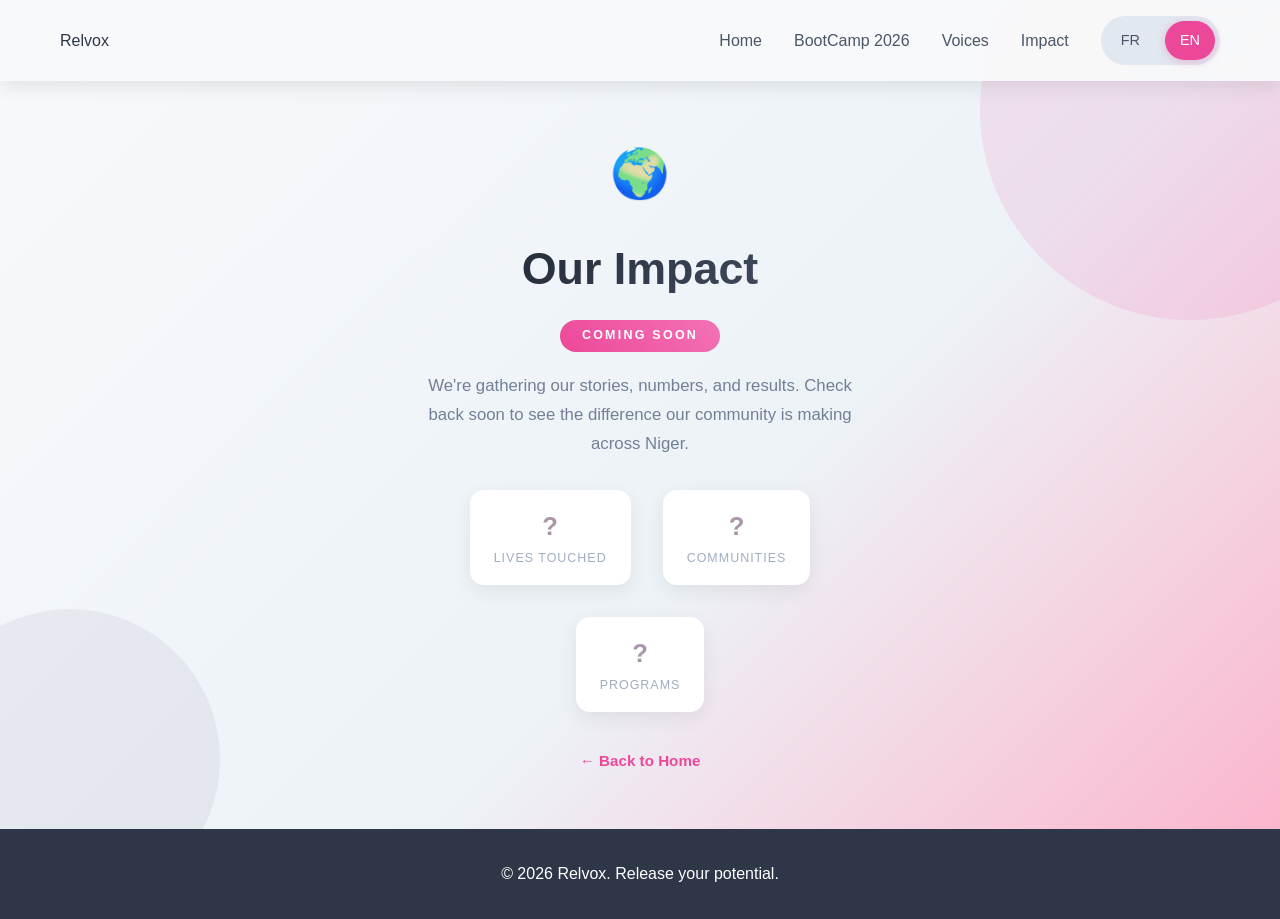
<file: impact.html>
<!DOCTYPE html>
<html lang="en">
<head>
    <meta charset="UTF-8">
    <meta name="viewport" content="width=device-width, initial-scale=1.0">
    <title>Impact - Relvox</title>
    <link rel="stylesheet" href="style.css">
    <style>
        /* ── Logo ── */
        .logo {
            display: flex;
            align-items: center;
            gap: 10px;
            text-decoration: none;
        }

        .logo-circle {
            width: 42px;
            height: 42px;
            border-radius: 50%;
            overflow: hidden;
            flex-shrink: 0;
            border: 2px solid #f9c8df;
            box-shadow: 0 2px 10px rgba(236, 72, 153, 0.18);
            background: #fff;
        }

        .logo-circle img {
            width: 100%;
            height: 100%;
            object-fit: cover;
            display: block;
        }

        .logo-name {
            font-size: 1.3rem;
            font-weight: 700;
            letter-spacing: 0.04em;
            background: linear-gradient(135deg, #c4a0b8 0%, #8c8c99 100%);
            -webkit-background-clip: text;
            -webkit-text-fill-color: transparent;
            background-clip: text;
        }

        /* ── Page layout ── */
        main {
            padding-top: 80px;
            min-height: calc(100vh - 80px - 70px);
            display: flex;
            align-items: center;
            justify-content: center;
            background: linear-gradient(135deg, #f7fafc 0%, #edf2f7 60%, #fbb6ce 100%);
            position: relative;
            overflow: hidden;
        }

        /* subtle decorative blobs */
        main::before,
        main::after {
            content: '';
            position: absolute;
            border-radius: 50%;
            opacity: 0.12;
            pointer-events: none;
        }

        main::before {
            width: 420px;
            height: 420px;
            background: #ec4899;
            top: -100px;
            right: -120px;
        }

        main::after {
            width: 300px;
            height: 300px;
            background: #8c8c99;
            bottom: -80px;
            left: -80px;
        }

        /* ── Coming soon card ── */
        .coming-soon-wrapper {
            text-align: center;
            padding: 3.5rem 2rem;
            position: relative;
            z-index: 2;
            max-width: 520px;
        }

        .cs-icon {
            font-size: 3rem;
            margin-bottom: 1.25rem;
            display: block;
            animation: float 3s ease-in-out infinite;
        }

        @keyframes float {
            0%, 100% { transform: translateY(0);   }
            50%       { transform: translateY(-8px); }
        }

        .cs-title {
            font-size: 2.8rem;
            font-weight: 700;
            background: linear-gradient(135deg, #1a202c, #4a5568);
            -webkit-background-clip: text;
            -webkit-text-fill-color: transparent;
            background-clip: text;
            margin-bottom: 1rem;
        }

        .cs-badge {
            display: inline-block;
            background: linear-gradient(45deg, #ec4899, #f472b6);
            color: white;
            font-size: 0.78rem;
            font-weight: 700;
            letter-spacing: 0.18em;
            text-transform: uppercase;
            padding: 6px 22px;
            border-radius: 50px;
            margin-bottom: 1.25rem;
        }

        .cs-text {
            font-size: 1.05rem;
            color: #718096;
            line-height: 1.7;
            margin-bottom: 2rem;
        }

        /* stat placeholders */
        .cs-stats {
            display: flex;
            justify-content: center;
            gap: 2rem;
            margin-bottom: 2.25rem;
            flex-wrap: wrap;
        }

        .cs-stat {
            background: white;
            border-radius: 14px;
            padding: 1rem 1.5rem;
            box-shadow: 0 6px 20px rgba(0,0,0,0.07);
            min-width: 110px;
        }

        .cs-stat-number {
            font-size: 1.6rem;
            font-weight: 700;
            background: linear-gradient(135deg, #c4a0b8, #8c8c99);
            -webkit-background-clip: text;
            -webkit-text-fill-color: transparent;
            background-clip: text;
        }

        .cs-stat-label {
            font-size: 0.78rem;
            color: #a0aec0;
            margin-top: 2px;
            text-transform: uppercase;
            letter-spacing: 0.08em;
        }

        .back-home {
            display: inline-block;
            color: #ec4899;
            text-decoration: none;
            font-weight: 600;
            font-size: 0.95rem;
            transition: opacity 0.2s ease;
        }

        .back-home:hover { opacity: 0.65; }

        /* ── Fade in ── */
        .fade-in {
            animation: fadeIn 0.9s ease-out;
        }

        @keyframes fadeIn {
            from { opacity: 0; transform: translateY(24px); }
            to   { opacity: 1; transform: translateY(0); }
        }

        @media (max-width: 480px) {
            .cs-title { font-size: 2rem; }
            .cs-stats  { gap: 1rem; }
        }
    </style>
</head>
<body>
    <header>
        <nav class="container">
            <!-- <div class="logo">
                <div class="logo-circle">
                    <img src="images/logo.png" alt="Relvox Logo">
                </div>
                <span class="logo-name">Relvox</span>
            </div> -->
            <div class="logo">
                Relvox
            </div>
            <button class="hamburger" aria-label="Toggle menu">
                <span></span>
                <span></span>
                <span></span>
            </button>
            <div class="nav-center">
                
                <ul class="nav-links">
                    <li><a href="./index.html" data-en="Home" data-fr="Accueil">Home</a></li>
                    <li><a href="./bootcamp.html" data-en="BootCamp 2026" data-fr="BootCamp 2026">BootCamp 2026</a></li>
                    <li><a href="./voices.html" data-en="Voices" data-fr="Voix">Voices</a></li>
                    <li><a href="./impact.html" data-en="Impact" data-fr="Impact">Impact</a></li>
                </ul>
                <div class="language-switch">
                    <div class="lang-option" data-lang="fr">FR</div>
                    <div class="lang-option active" data-lang="en">EN</div>
                </div>
            </div>
        </nav>
    </header>

    <main>
        <div class="coming-soon-wrapper fade-in">

            <span class="cs-icon">🌍</span>

            <h1 class="cs-title" data-en="Our Impact" data-fr="Notre Impact">Our Impact</h1>

            <span class="cs-badge" data-en="Coming Soon" data-fr="Bientôt disponible">Coming Soon</span>

            <p class="cs-text" data-en="We're gathering our stories, numbers, and results. Check back soon to see the difference our community is making across Niger." data-fr="Nous rassemblons nos histoires, chiffres et résultats. Revenez bientôt pour découvrir la différence que notre communauté fait à travers le Niger.">
                We're gathering our stories, numbers, and results. Check back soon to see the difference our community is making across Niger.
            </p>

            <!-- teaser stat placeholders -->
            <div class="cs-stats">
                <div class="cs-stat">
                    <div class="cs-stat-number">?</div>
                    <div class="cs-stat-label" data-en="Lives Touched" data-fr="Vies Touchées">Lives Touched</div>
                </div>
                <div class="cs-stat">
                    <div class="cs-stat-number">?</div>
                    <div class="cs-stat-label" data-en="Communities" data-fr="Communautés">Communities</div>
                </div>
                <div class="cs-stat">
                    <div class="cs-stat-number">?</div>
                    <div class="cs-stat-label" data-en="Programs" data-fr="Programmes">Programs</div>
                </div>
            </div>

            <a href="./index.html" class="back-home" data-en="← Back to Home" data-fr="← Retour à l'accueil">← Back to Home</a>
        </div>
    </main>

    <!-- ===== FOOTER ===== -->
    <footer>
        <div class="container">
            <p data-en="© 2026 Relvox. Release your potential." data-fr="© 2026 Relvox. Release your potential.">
                © 2026 Relvox. Release your potential.
            </p>
        </div>
    </footer>

    <script src="script.js"></script>
</body>
</html>
</file>
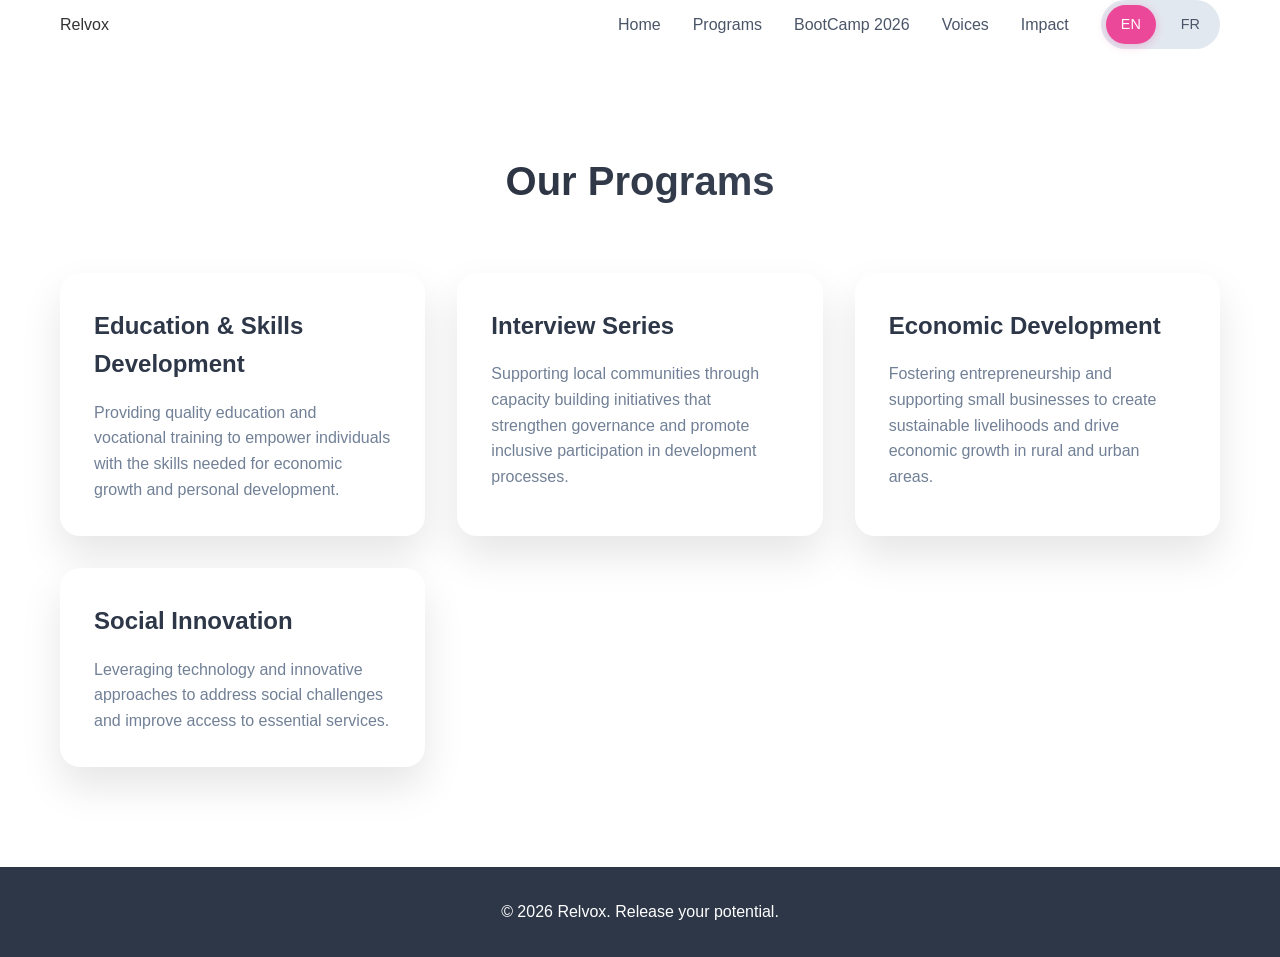
<file: programs.html>
<!DOCTYPE html>
<html lang="en">
<head>
    <meta charset="UTF-8">
    <meta name="viewport" content="width=device-width, initial-scale=1.0">
    <title>Document</title>
    <link rel="stylesheet" href="style.css">
</head>
<body>
    <nav class="container">
            <div class="logo">
                Relvox
            </div>
            <button class="hamburger" aria-label="Toggle menu">
                <span></span>
                <span></span>
                <span></span>
            </button>
            <div class="nav-center">
                <ul class="nav-links">
                    <li><a href="./index.html" data-en="Home" data-fr="Accueil">Home</a></li>
                    <li><a href="./programs.html" data-en="Programs" data-fr="Programmes">Programs</a></li>
                    <li><a href="./bootcamp.html" data-en="Boot Camps" data-fr="Boot Camps">BootCamp 2026</a></li>
                    <li><a href="./voices.html" data-en="Voices" data-fr="Voix">Voices</a></li>
                    <li><a href="./impact.html" data-en="Impact" data-fr="Impact">Impact</a></li>
                </ul>
                <div class="language-switch">                   
                    <div class="lang-option active" data-lang="en">EN</div>
                    <div class="lang-option" data-lang="fr">FR</div>
                </div>
            </div>
        </nav>

    <section id="programs" class="programs">
        <div class="container">
            <h2 class="section-title fade-in" data-en="Our Programs" data-fr="Nos Programmes">Our Programs</h2>
            <div class="programs-grid">
                <div class="program-card fade-in">
                    <h3 data-en="Education & Skills Development" data-fr="Éducation et Développement des Compétences">Education & Skills Development</h3>
                    <p data-en="Providing quality education and vocational training to empower individuals with the skills needed for economic growth and personal development." data-fr="Fournir une éducation de qualité et une formation professionnelle pour autonomiser les individus avec les compétences nécessaires à la croissance économique et au développement personnel.">Providing quality education and vocational training to empower individuals with the skills needed for economic growth and personal development.</p>
                </div>
                <div class="program-card fade-in">
                    <h3 data-en="Interview Series" data-fr="Séries d'interview">Interview Series</h3>
                    <p data-en="Supporting local communities through capacity building initiatives that strengthen governance and promote inclusive participation in development processes." data-fr="Soutenir les communautés locales par des initiatives de renforcement des capacités qui renforcent la gouvernance et favorisent la participation inclusive aux processus de développement.">Supporting local communities through capacity building initiatives that strengthen governance and promote inclusive participation in development processes.</p>
                </div>
                <div class="program-card fade-in">
                    <h3 data-en="Economic Development" data-fr="Développement Économique">Economic Development</h3>
                    <p data-en="Fostering entrepreneurship and supporting small businesses to create sustainable livelihoods and drive economic growth in rural and urban areas." data-fr="Favoriser l'entrepreneuriat et soutenir les petites entreprises pour créer des moyens de subsistance durables et stimuler la croissance économique dans les zones rurales et urbaines.">Fostering entrepreneurship and supporting small businesses to create sustainable livelihoods and drive economic growth in rural and urban areas.</p>
                </div>
                <div class="program-card fade-in">
                    <h3 data-en="Social Innovation" data-fr="Innovation Sociale">Social Innovation</h3>
                    <p data-en="Leveraging technology and innovative approaches to address social challenges and improve access to essential services." data-fr="Tirer parti de la technologie et d'approches innovantes pour relever les défis sociaux et améliorer l'accès aux services essentiels.">Leveraging technology and innovative approaches to address social challenges and improve access to essential services.</p>
                </div>
            </div>
        </div>
    </section>
    <!-- ===== FOOTER ===== -->
    <footer>
        <div class="container">
            <p data-en="© 2026 Relvox. Release your potential." data-fr="© 2026 Relvox. Release your potential.">
                © 2026 Relvox. Release your potential.
            </p>
        </div>
    </footer>
    <script src="script.js"></script>

</body>
</html>
</file>
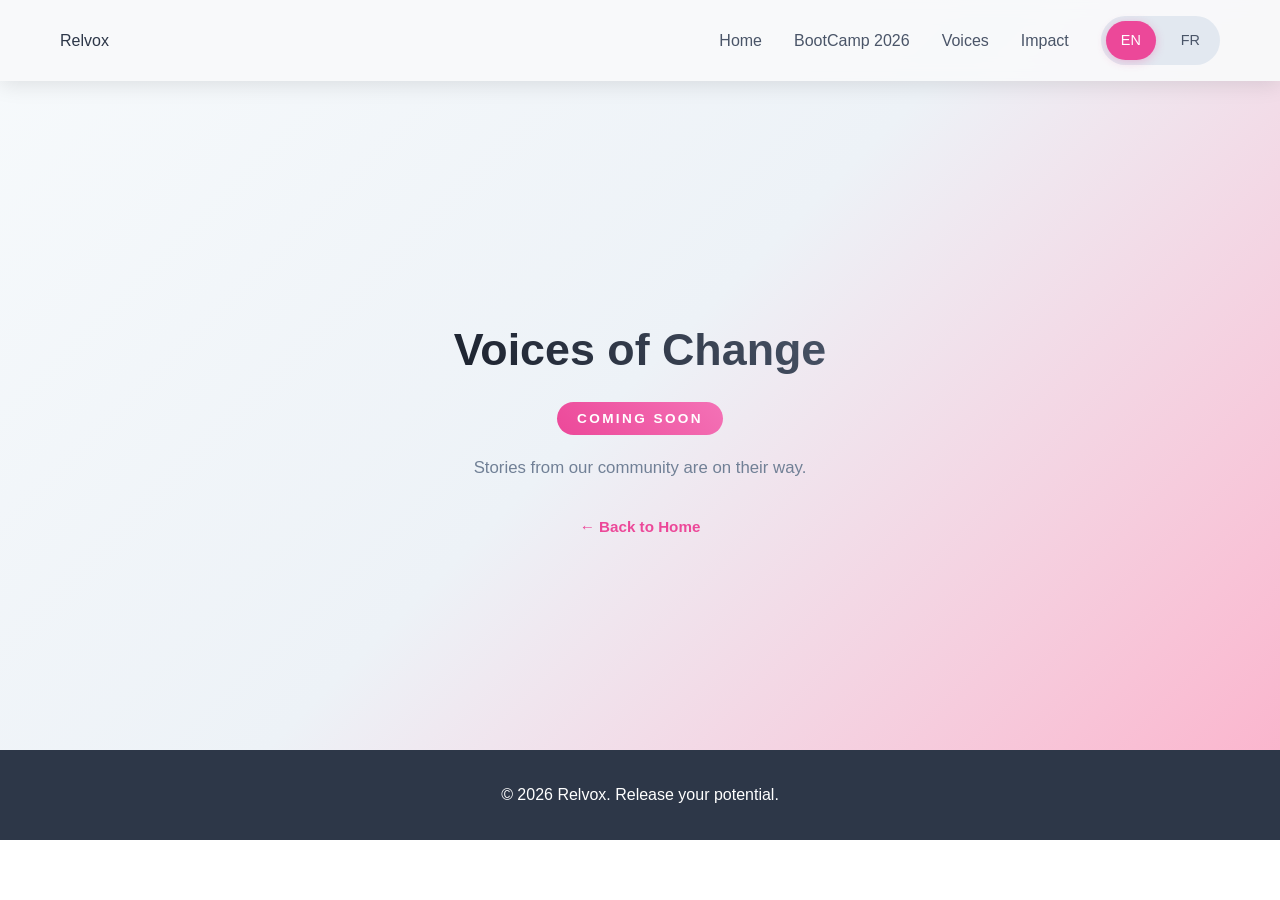
<file: voices.html>
<!DOCTYPE html>
<html lang="en">
<head>
    <meta charset="UTF-8">
    <meta name="viewport" content="width=device-width, initial-scale=1.0">
    <title>Voices of Change - Relvox</title>
    <link rel="stylesheet" href="style.css">
    <link rel="stylesheet" href="bootcamp.css">
    <link rel="stylesheet" href="voices.css">
</head>
<body>
    <header>
        <nav class="container">
            <div class="logo">Relvox</div>
            <button class="hamburger" aria-label="Toggle menu">
                <span></span>
                <span></span>
                <span></span>
            </button>
            <div class="nav-center">
                <ul class="nav-links">
                    <li><a href="./index.html" data-en="Home" data-fr="Accueil">Home</a></li>
                    <li><a href="./bootcamp.html" data-en="BootCamp 2026" data-fr="BootCamp 2026">BootCamp 2026</a></li>
                    <li><a href="./voices.html" data-en="Voices" data-fr="Voix">Voices</a></li>
                    <li><a href="./impact.html" data-en="Impact" data-fr="Impact">Impact</a></li>
                </ul>
                <div class="language-switch">
                    <div class="lang-option active" data-lang="en">EN</div>
                    <div class="lang-option" data-lang="fr">FR</div>
                </div>
            </div>
        </nav>
    </header>

    <main>
        <div class="coming-soon-wrapper fade-in">
            <div class="coming-soon-icon"></div>
            <h1 class="coming-soon-title" data-en="Voices of Change" data-fr="Voix du Changement">Voices of Change</h1>
            <p class="coming-soon-label" data-en="Coming Soon" data-fr="Bientôt disponible">Coming Soon</p>
            <p class="coming-soon-text" data-en="Stories from our community are on their way." data-fr="Les histoires de notre communauté arrivent bientôt.">
                Stories from our community are on their way.
            </p>
            <a href="./index.html" class="back-home" data-en="← Back to Home" data-fr="← Retour à l'accueil">← Back to Home</a>
        </div>
    </main>

    <!-- ===== FOOTER ===== -->
    <footer>
        <div class="container">
            <p data-en="© 2026 Relvox. Release your potential." data-fr="© 2026 Relvox. Release your potential.">
                © 2026 Relvox. Release your potential.
            </p>
        </div>
    </footer>
    <script src="script.js"></script>
</body>
</html>
</file>
<file: style.css>
* {
            margin: 0;
            padding: 0;
            box-sizing: border-box;
        }

        body {
            font-family: 'Arial', sans-serif;
            line-height: 1.6;
            color: #333;
            overflow-x: hidden;
        }

        .container {
            max-width: 1200px;
            margin: 0 auto;
            padding: 0 20px;
        }

        /* Header */
        header {
            background: rgba(248, 249, 250, 0.95);
            color: #2d3748;
            padding: 1rem 0;
            position: fixed;
            width: 100%;
            top: 0;
            z-index: 1000;
            backdrop-filter: blur(10px);
            box-shadow: 0 4px 20px rgba(0,0,0,0.1);
        }

        nav {
            display: flex;
            justify-content: space-between;
            align-items: center;
        }

        .nav-center {
            display: flex;
            align-items: center;
            gap: 2rem;
        }

        .logo-circle::before {
            content: '';
            width: 30px;
            height: 30px;
            background: linear-gradient(135deg, #ec4899 0%, #f472b6 50%, #fbb6ce 100%);
            border-radius: 50%;
            opacity: 0.8;
        }

        .nav-links {
            display: flex;
            list-style: none;
            gap: 2rem;
        }

        .about-image {
            width: 100px;
            height: 100px;
        }

        .about-image .logo {
            width: 100%;
            height: 100%;
            object-fit: contain;
        }

        .nav-links a {
            color: #4a5568;
            text-decoration: none;
            transition: all 0.3s ease;
            position: relative;
        }

        .nav-links a:hover {
            color: #ec4899;
            transform: translateY(-2px);
        }

        .nav-links a::after {
            content: '';
            position: absolute;
            width: 0;
            height: 2px;
            bottom: -5px;
            left: 0;
            background: #ec4899;
            transition: width 0.3s ease;
        }

        .nav-links a:hover::after {
            width: 100%;
        }

        /* Language Switch */
        .language-switch {
            display: flex;
            align-items: center;
            gap: 10px;
            background: #e2e8f0;
            border-radius: 25px;
            padding: 5px;
            position: relative;
        }

        .lang-option {
            padding: 8px 15px;
            border-radius: 20px;
            cursor: pointer;
            transition: all 0.3s ease;
            font-size: 0.9rem;
            font-weight: 500;
            color: #4a5568;
            position: relative;
            z-index: 2;
        }

        .lang-option.active {
            background: #ec4899;
            color: white;
            box-shadow: 0 2px 10px rgba(236,72,153,0.3);
        }

        .lang-option:not(.active):hover {
            color: #2d3748;
        }

        /* Hero Section */
        .hero {
            background: linear-gradient(135deg, #f7fafc 0%, #edf2f7 50%, #fbb6ce 100%);
            min-height: 100vh;
            display: flex;
            align-items: center;
            color: #2d3748;
            position: relative;
            overflow: hidden;
        }

        .hero::before {
            content: '';
            position: absolute;
            top: 0;
            left: 0;
            right: 0;
            bottom: 0;
            background: url('data:image/svg+xml,<svg xmlns="http://www.w3.org/2000/svg" viewBox="0 0 100 100"><defs><pattern id="grid" width="10" height="10" patternUnits="userSpaceOnUse"><path d="M 10 0 L 0 0 0 10" fill="none" stroke="rgba(255,255,255,0.1)" stroke-width="0.5"/></pattern></defs><rect width="100" height="100" fill="url(%23grid)"/></svg>');
            opacity: 0.3;
        }

        .hero-content {
            position: relative;
            z-index: 2;
            text-align: center;
            max-width: 800px;
            margin: 0 auto;
            animation: fadeInUp 1s ease-out;
        }

        .hero h1 {
            font-size: 4rem;
            margin-bottom: 1rem;
            background: linear-gradient(45deg, #1a202c, #4a5568);
            -webkit-background-clip: text;
            -webkit-text-fill-color: transparent;
            background-clip: text;
        }

        .hero p {
            font-size: 1.5rem;
            margin-bottom: 2rem;
            opacity: 0.8;
            color: #4a5568;
        }

        .cta-button {
            display: inline-block;
            background: linear-gradient(45deg, #d6a1cf, #7e7883) !important;
            color: white;
            padding: 15px 30px;
            text-decoration: none;
            border-radius: 50px;
            font-weight: bold;
            font-size: 1.1rem;
            transition: all 0.3s ease;
        }

        .cta-button:hover {
            transform: translateY(-3px);
            box-shadow: 0 15px 40px rgba(78, 72, 75, 0.4);
        }

        /* Sections */
        section {
            padding: 100px 0;
        }

        .section-title {
            text-align: center;
            font-size: 3rem;
            margin-bottom: 3rem;
            background: linear-gradient(45deg, #1a202c, #4a5568);
            -webkit-background-clip: text;
            -webkit-text-fill-color: transparent;
            background-clip: text;
        }

        /* About Section */
        .about {
            background: linear-gradient(135deg, #f7fafc 0%, #e2e8f0 100%);
        }

        .about-content {
            display: grid;
            grid-template-columns: 1fr 1fr;
            gap: 4rem;
            align-items: center;
        }

        .about-text {
            font-size: 1.2rem;
            line-height: 1.8;
        }

        .about-image {
            width: 100%;
            height: 350px;
            border-radius: 10px;
            display: flex;
            align-items: center;
            justify-content: center;
            color: white;
            font-size: 2rem;
            font-weight: bold;
            box-shadow: 0 20px 40px rgba(0,0,0,0.1);

        }

        /* Programs Section */
        .programs {
            background: white;
        }

        .programs-grid {
            display: grid;
            grid-template-columns: repeat(auto-fit, minmax(300px, 1fr));
            gap: 2rem;
        }

        .program-card {
            background: white;
            padding: 2rem;
            border-radius: 20px;
            box-shadow: 0 20px 40px rgba(0,0,0,0.1);
            transition: all 0.3s ease;
            border: 2px solid transparent;
        }

        .program-card:hover {
            transform: translateY(-10px);
            box-shadow: 0 30px 60px rgba(0,0,0,0.15);
            border-color: #ec4899;
        }

        .program-card h3 {
            color: #2d3748;
            margin-bottom: 1rem;
            font-size: 1.5rem;
        }

        .program-card p {
            color: #718096;
            line-height: 1.6;
        }

        /* Impact Section */
        .impact {
            background: linear-gradient(135deg, #b18ea6 0%, #505357 100%);
            color: white;
        }

        .impact-stats {
            display: grid;
            grid-template-columns: repeat(auto-fit, minmax(200px, 1fr));
            gap: 2rem;
            text-align: center;
        }

        .stat {
            padding: 2rem;
        }

        .stat-number {
            font-size: 3rem;
            font-weight: bold;
            color: #fbb6ce;
            margin-bottom: 0.5rem;
        }

        .stat-label {
            font-size: 1.2rem;
            opacity: 0.9;
        }

        /* Contact Section */
        .contact {
            background: linear-gradient(135deg, #f7fafc 0%, #e2e8f0 100%);
        }

        .contact-content {
            display: grid;
            grid-template-columns: 1fr 1fr;
            gap: 4rem;
        }

        .contact-form {
            background: white;
            padding: 2rem;
            border-radius: 20px;
            box-shadow: 0 20px 40px rgba(0,0,0,0.1);
        }
        .contact {
            padding: 80px 0;
            background: #f8f9fa;
        }

        .container {
            max-width: 1200px;
            margin: 0 auto;
            padding: 0 20px;
        }

        .section-title {
            text-align: center;
            font-size: 2.5rem;
            margin-bottom: 60px;
            color: #6b6666;
        }

        .contact-content {
            display: flex;
            flex-direction: column;
            align-items: center;
            gap: 30px;
        }

        .write-message-btn {
            background: linear-gradient(135deg, #cba7ce 0%, #565657 100%);
            color: white;
            border: none;
            padding: 15px 30px;
            border-radius: 50px;
            font-size: 1.1rem;
            font-weight: 600;
            cursor: pointer;
            transition: all 0.3s ease;
            box-shadow: 0 4px 15px rgba(102, 126, 234, 0.3);
        }

        .write-message-btn:hover {
            transform: translateY(-2px);
            box-shadow: 0 8px 25px rgba(102, 126, 234, 0.4);
        }

        .contact-form {
            max-width: 600px;
            width: 100%;
            background: white;
            padding: 40px;
            border-radius: 15px;
            box-shadow: 0 10px 30px rgba(0, 0, 0, 0.1);
            display: none;
            opacity: 0;
            transform: translateY(20px);
            transition: all 0.3s ease;
        }

        .contact-form.active {
            display: block;
            opacity: 1;
            transform: translateY(0);
        }

        .contact-form h3 {
            text-align: center;
            margin-bottom: 30px;
            color: #535c66;
            font-size: 1.5rem;
        }

        .form-group {
            margin-bottom: 25px;
        }

        .form-group label {
            display: block;
            margin-bottom: 8px;
            font-weight: 600;
            color: #555;
        }

        .form-group input,
        .form-group textarea {
            width: 100%;
            padding: 12px 15px;
            border: 2px solid #e1e5e9;
            border-radius: 8px;
            font-size: 1rem;
            transition: border-color 0.3s ease;
            box-sizing: border-box;
        }

        .form-group input:focus,
        .form-group textarea:focus {
            outline: none;
            border-color: #667eea;
        }

        .form-group textarea {
            resize: vertical;
            min-height: 120px;
        }

        .cta-button {
            width: 100%;
            background: linear-gradient(135deg, #667eea 0%, #764ba2 100%);
            color: white;
            border: none;
            padding: 15px;
            border-radius: 8px;
            font-size: 1.1rem;
            font-weight: 600;
            cursor: pointer;
            transition: all 0.3s ease;
        }

        .cta-button:hover {
            transform: translateY(-2px);
            box-shadow: 0 8px 25px rgba(102, 126, 234, 0.3);
        }

        .close-form-btn {
            background: #6c757d;
            color: white;
            border: none;
            padding: 8px 16px;
            border-radius: 20px;
            font-size: 0.9rem;
            cursor: pointer;
            float: right;
            margin-bottom: 20px;
            transition: background 0.3s ease;
        }

        .close-form-btn:hover {
            background: #5a6268;
        }

        .fade-in {
            animation: fadeIn 0.8s ease-in;
        }

        @keyframes fadeIn {
            from {
                opacity: 0;
                transform: translateY(20px);
            }
            to {
                opacity: 1;
                transform: translateY(0);
            }
        }

        @media (max-width: 768px) {
            .contact-form {
                padding: 20px;
                margin: 0 20px;
            }
            
            .section-title {
                font-size: 2rem;
            }
        }
        .form-group {
            margin-bottom: 1.5rem;
        }

        .form-group label {
            display: block;
            margin-bottom: 0.5rem;
            color: #535b68;
            font-weight: bold;
        }

        .form-group input,
        .form-group textarea {
            width: 100%;
            padding: 12px;
            border: 2px solid #e2e8f0;
            border-radius: 10px;
            transition: border-color 0.3s ease;
        }

        .form-group input:focus,
        .form-group textarea:focus {
            outline: none;
            border-color: #ec4899;
        }

        .contact-info {
            display: flex;
            flex-direction: column;
            gap: 2rem;
        }

        .contact-item {
            background: white;
            padding: 1.5rem;
            border-radius: 15px;
            box-shadow: 0 10px 20px rgba(136, 128, 128, 0.1);
        }

        .contact-item h4 {
            color: #2d3748;
            margin-bottom: 0.5rem;
        }

        /* Footer */
        footer {
            background: #2d3748;
            color: white;
            text-align: center;
            padding: 2rem 0;
        }

        /* Animations */
        @keyframes fadeInUp {
            from {
                opacity: 0;
                transform: translateY(30px);
            }
            to {
                opacity: 1;
                transform: translateY(0);
            }
        }

        /* Mobile Responsive */
        @media (max-width: 768px) {
            .nav-center {
                flex-direction: column;
                gap: 1rem;
            }

            .nav-links {
                display: none;
            }

            .language-switch {
                order: -1;
            }

            .hero h1 {
                font-size: 2.5rem;
            }

            .hero p {
                font-size: 1.2rem;
            }

            .about-content,
            .contact-content {
                grid-template-columns: 1fr;
                gap: 2rem;
            }

            .section-title {
                font-size: 2rem;
            }
        }

        /* Scroll animations */
        .fade-in {
            opacity: 0;
            transform: translateY(30px);
            transition: all 0.8s ease;
        }

        .fade-in.visible {
            opacity: 1;
            transform: translateY(0);
        }
                .logo {
            display: flex;
            align-items: center;
            gap: 10px;
            text-decoration: none;
        }
 
        .logo-circle {
            width: 42px;
            height: 42px;
            border-radius: 50%;
            overflow: hidden;
            flex-shrink: 0;
            border: 2px solid #f9c8df;
            box-shadow: 0 2px 10px rgba(236, 72, 153, 0.18);
            background: #fff;
        }
 
        .logo-circle img {
            width: 100%;
            height: 100%;
            object-fit: cover;
            display: block;
        }
 
        .logo-name {
            font-size: 1.3rem;
            font-weight: 700;
            letter-spacing: 0.04em;
            background: linear-gradient(135deg, #c4a0b8 0%, #8c8c99 100%);
            -webkit-background-clip: text;
            -webkit-text-fill-color: transparent;
            background-clip: text;
        }
 
        /* ── About image ── */
        .about-image img {
            width: 100%;
            height: 100%;
            object-fit: cover;
            border-radius: 10px;
        }

        /* ============================================
   MOBILE NAV FIX 
   ============================================ */

/* Hamburger button — hidden on desktop */
.hamburger {
    display: none;
    flex-direction: column;
    justify-content: space-between;
    width: 26px;
    height: 18px;
    background: none;
    border: none;
    cursor: pointer;
    padding: 0;
    z-index: 1100;
}

.hamburger span {
    display: block;
    height: 2px;
    width: 100%;
    background: #4a5568;
    border-radius: 2px;
    transition: all 0.3s ease;
}

    /* Animate into X when open */
    .hamburger.open span:nth-child(1) {
        transform: translateY(8px) rotate(45deg);
    }
    .hamburger.open span:nth-child(2) {
        opacity: 0;
    }
    .hamburger.open span:nth-child(3) {
        transform: translateY(-8px) rotate(-45deg);
    }

    @media (max-width: 768px) {

        /* show hamburger */
        .hamburger {
            display: flex;
        }

        /* nav row: logo on left, hamburger on right */
        nav.container {
            flex-wrap: wrap;
            position: relative;
        }

        /* hide the links + language switch by default */
        .nav-center {
            display: none;
            width: 100%;
            flex-direction: column;
            align-items: flex-start;
            gap: 0;
            background: rgba(248, 249, 250, 0.98);
            border-top: 1px solid #e2e8f0;
            padding: 1rem 0 1.25rem;
            margin-top: 0.5rem;
        }

        /* slide open when active */
        .nav-center.open {
            display: flex;
        }

        .nav-links {
            display: flex !important;
            flex-direction: column;
            gap: 0;
            width: 100%;
        }

        .nav-links li a {
            display: block;
            padding: 0.75rem 1.25rem;
            font-size: 1rem;
            color: #2d3748;
            border-bottom: 1px solid #edf2f7;
        }

        .nav-links li:last-child a {
            border-bottom: none;
        }

        .language-switch {
            margin: 0.75rem 1.25rem 0;
        }
    }
</file>
<file: bootcamp.css>
/* ============================================================
   bootcamp.css — Relvox Bootcamp 2026
   All bootcamp styles use the bc- prefix to avoid conflicts.
   ============================================================ */

/* ── Nav logo: compact to match existing site header ── */
.bc-nav-logo {
    height: 40px;
    width: auto;
    object-fit: contain;
    display: block;
}

/* ── Tokens ── */
:root {
    --bc-pink:      #ec4899;
    --bc-pink-soft: #fbb6ce;
    --bc-purple:    #7c3aed;
    --bc-dark:      #1a202c;
    --bc-mid:       #4a5568;
    --bc-light:     #f7fafc;
    --bc-white:     #ffffff;
    --bc-border:    #e2e8f0;
    --bc-darkgrey: #2d3748;
    --bc-radius:    16px;
    --bc-radius-sm: 10px;
    --bc-shadow:    0 10px 30px rgba(0,0,0,0.08);
    --bc-shadow-lg: 0 20px 50px rgba(0,0,0,0.13);
    --bc-trans:     0.3s ease;
}

/* ── Shared section spacing ── */
.bc-hero,
.bc-about,
.bc-challenge,
.bc-themes,
.bc-schedule,
.bc-logistics,
.bc-faq,
.bc-register {
    padding: 100px 0;
}

/* ============================================================
   HERO
   ============================================================ */
.bc-hero {
    position: relative;
    min-height: 100vh;
    display: flex;
    align-items: center;
    background: linear-gradient(135deg, #f7fafc 0%, #edf2f7 40%, #fde8f1 100%);
    overflow: hidden;
    padding-top: 80px; /* clear fixed header */
}

/* Decorative background shapes */
.bc-hero__bg-shapes { pointer-events: none; }

.shape {
    position: absolute;
    border-radius: 50%;
    opacity: 0.12;
}
.shape--circle    { background: var(--bc-pink); }
.shape--1 { width: 500px; height: 500px; top: -150px; right: -150px; }
.shape--2 { width: 300px; height: 300px; bottom: -80px; left: -80px; background: var(--bc-purple); }
.shape--pill {
    width: 180px; height: 80px;
    border-radius: 50px;
    background: var(--bc-pink);
    top: 60%; left: 55%;
    opacity: 0.08;
    transform: rotate(-20deg);
}
.shape--dot-grid {
    width: 260px; height: 260px;
    border-radius: 0;
    opacity: 1;
    top: 10%; left: 2%;
    background-image: radial-gradient(circle, rgba(236,72,153,0.12) 1.5px, transparent 1.5px);
    background-size: 20px 20px;
}

.bc-hero__inner {
    position: relative;
    z-index: 2;
    text-align: center;
    max-width: 780px;
    margin: 0 auto;
}

.bc-hero__eyebrow {
    display: inline-block;
    font-size: 0.8rem;
    font-weight: 700;
    letter-spacing: 0.18em;
    text-transform: uppercase;
    color: var(--bc-pink);
    background: rgba(236,72,153,0.08);
    border: 1px solid rgba(236,72,153,0.2);
    border-radius: 50px;
    padding: 6px 18px;
    margin-bottom: 1.2rem;
}

.bc-hero__title {
    font-size: clamp(2.2rem, 6vw, 4.2rem);
    font-weight: 800;
    line-height: 1.1;
    margin-bottom: 1rem;
    background: linear-gradient(135deg, var(--bc-dark) 0%, #1a082e 100%);
    -webkit-background-clip: text;
    -webkit-text-fill-color: transparent;
    background-clip: text;
}

.bc-hero__theme {
    font-size: clamp(1rem, 2.5vw, 1.35rem);
    font-weight: 600;
    color: var(--bc-darkgrey);
    margin-bottom: 1.2rem;
    font-style: italic;
}

.bc-hero__desc {
    font-size: 1.1rem;
    color: var(--bc-mid);
    max-width: 600px;
    margin: 0 auto 2.4rem;
    line-height: 1.7;
}

/* Scroll hint */
.bc-hero__scroll-hint {
    position: absolute;
    bottom: 30px;
    left: 50%;
    transform: translateX(-50%);
    z-index: 2;
}
.bc-hero__scroll-hint span {
    display: block;
    width: 2px;
    height: 50px;
    background: linear-gradient(to bottom, var(--bc-pink), transparent);
    margin: 0 auto;
    animation: scrollPulse 1.8s ease-in-out infinite;
}
@keyframes scrollPulse {
    0%, 100% { opacity: 0.3; transform: scaleY(0.8); }
    50%       { opacity: 1;   transform: scaleY(1);   }
}

/* ============================================================
   BUTTONS
   ============================================================ */
.bc-btn {
    display: inline-block;
    padding: 14px 32px;
    border-radius: 50px;
    font-weight: 700;
    font-size: 1rem;
    text-decoration: none;
    transition: all var(--bc-trans);
    cursor: pointer;
    border: none;
}
.bc-btn--primary {
    background: linear-gradient(135deg, var(--bc-pink) 0%, var(--bc-darkgrey) 100%);
    color: var(--bc-white);
    box-shadow: 0 8px 24px rgba(236,72,153,0.3);
}
.bc-btn--primary:hover {
    transform: translateY(-3px);
    box-shadow: 0 14px 36px rgba(236,72,153,0.45);
}
.bc-btn--large {
    padding: 18px 48px;
    font-size: 1.15rem;
}

/* ============================================================
   ABOUT
   ============================================================ */
.bc-about {
    background: var(--bc-light);
}
.bc-about__intro {
    text-align: center;
    font-size: 1.1rem;
    color: var(--bc-mid);
    max-width: 680px;
    margin: -1.5rem auto 3rem;
    line-height: 1.7;
}
.bc-about__grid {
    display: grid;
    grid-template-columns: repeat(auto-fit, minmax(280px, 1fr));
    gap: 1.5rem;
}
.bc-skill-card {
    background: var(--bc-white);
    border-radius: var(--bc-radius);
    padding: 2rem;
    box-shadow: var(--bc-shadow);
    border: 2px solid transparent;
    transition: all var(--bc-trans);
}
.bc-skill-card:hover {
    border-color: var(--bc-pink);
    transform: translateY(-6px);
    box-shadow: var(--bc-shadow-lg);
}
.bc-skill-card__icon {
    font-size: 2.2rem;
    margin-bottom: 1rem;
}
.bc-skill-card h3 {
    font-size: 1.1rem;
    font-weight: 700;
    color: var(--bc-dark);
    margin-bottom: 0.6rem;
}
.bc-skill-card p {
    font-size: 0.95rem;
    color: var(--bc-mid);
    line-height: 1.6;
}

/* ============================================================
   FINAL CHALLENGE
   ============================================================ */
.bc-challenge {
    background: var(--bc-white);
}
.bc-challenge__desc {
    text-align: center;
    font-size: 1.05rem;
    color: var(--bc-mid);
    max-width: 700px;
    margin: -1.5rem auto 3rem;
    line-height: 1.7;
}
.bc-challenge__columns {
    display: grid;
    grid-template-columns: 1fr 1fr;
    gap: 3rem;
    align-items: start;
}
@media (max-width: 768px) {
    .bc-challenge__columns { grid-template-columns: 1fr; }
}
.bc-challenge__col-title {
    font-size: 1.2rem;
    font-weight: 700;
    color: var(--bc-dark);
    margin-bottom: 1.4rem;
    padding-bottom: 0.6rem;
    border-bottom: 2px solid var(--bc-pink-soft);
}

/* Format list */
.bc-format-list {
    list-style: none;
    display: flex;
    flex-direction: column;
    gap: 0.8rem;
}
.bc-format-list li {
    display: flex;
    align-items: center;
    gap: 0.7rem;
    font-size: 1rem;
    color: var(--bc-mid);
    background: var(--bc-light);
    padding: 0.8rem 1.2rem;
    border-radius: var(--bc-radius-sm);
    border-left: 3px solid var(--bc-pink);
    transition: background var(--bc-trans);
}
.bc-format-list li:hover {
    background: #fce7f3;
}

/* Criteria bars */
.bc-criteria {
    display: flex;
    flex-direction: column;
    gap: 1.2rem;
}
.bc-criteria__item {
    display: flex;
    flex-direction: column;
    gap: 0.35rem;
}
.bc-criteria__label {
    font-size: 0.9rem;
    font-weight: 600;
    color: var(--bc-dark);
}
.bc-criteria__bar {
    height: 10px;
    background: var(--bc-border);
    border-radius: 50px;
    overflow: hidden;
}
.bc-criteria__fill {
    height: 100%;
    width: 0;
    border-radius: 50px;
    background: linear-gradient(90deg, var(--bc-pink), var(--bc-purple));
    transition: width 1.2s cubic-bezier(.4,0,.2,1);
}
.bc-criteria__fill.animated {
    width: var(--pct);
}

/* ============================================================
   CHALLENGE THEMES
   ============================================================ */
.bc-themes {
    background: linear-gradient(135deg, #fdf4ff 0%, #f0f4ff 100%);
}
.bc-themes__intro {
    text-align: center;
    font-size: 1.05rem;
    color: var(--bc-mid);
    max-width: 520px;
    margin: -1.5rem auto 3rem;
}
.bc-themes__grid {
    display: grid;
    grid-template-columns: repeat(auto-fit, minmax(240px, 1fr));
    gap: 1.2rem;
}
.bc-theme-card {
    background: var(--bc-white);
    border-radius: var(--bc-radius);
    padding: 1.5rem;
    box-shadow: var(--bc-shadow);
    border: 2px solid transparent;
    transition: all var(--bc-trans);
    cursor: default;
}
.bc-theme-card:hover {
    border-color: var(--bc-purple);
    transform: translateY(-5px);
    box-shadow: var(--bc-shadow-lg);
}
.bc-theme-card__icon {
    font-size: 1.8rem;
    display: block;
    margin-bottom: 0.7rem;
}
.bc-theme-card h4 {
    font-size: 0.95rem;
    font-weight: 700;
    color: var(--bc-dark);
    margin-bottom: 0.5rem;
}
.bc-theme-card p {
    font-size: 0.88rem;
    color: var(--bc-mid);
    line-height: 1.55;
}

/* ============================================================
   INTERACTIVE SCHEDULE
   ============================================================ */
.bc-schedule {
    background: var(--bc-white);
}
.bc-schedule__intro {
    text-align: center;
    font-size: 1.05rem;
    color: var(--bc-mid);
    max-width: 500px;
    margin: -1.5rem auto 2.5rem;
}

/* Tab buttons row */
.bc-day-tabs {
    display: flex;
    gap: 0.5rem;
    flex-wrap: wrap;
    justify-content: center;
    margin-bottom: 2rem;
}
.bc-day-tab {
    display: flex;
    flex-direction: column;
    align-items: center;
    gap: 4px;
    padding: 12px 20px;
    border: 2px solid var(--bc-border);
    border-radius: var(--bc-radius-sm);
    background: var(--bc-light);
    cursor: pointer;
    transition: all var(--bc-trans);
    min-width: 80px;
}
.bc-day-tab:hover {
    border-color: var(--bc-pink);
    background: #fce7f3;
}
.bc-day-tab.active {
    background: linear-gradient(135deg, var(--bc-pink) 0%, var(--bc-purple) 100%);
    border-color: transparent;
    color: var(--bc-white);
    box-shadow: 0 6px 20px rgba(236,72,153,0.35);
}
.bc-day-tab__label {
    font-weight: 800;
    font-size: 1rem;
}
.bc-day-tab__theme {
    font-size: 0.72rem;
    font-weight: 500;
    opacity: 0.75;
    white-space: nowrap;
}
.bc-day-tab.active .bc-day-tab__theme {
    opacity: 0.9;
}

/* Panel container */
.bc-day-panels {
    position: relative;
}
.bc-day-panel {
    display: none;
    background: var(--bc-light);
    border-radius: var(--bc-radius);
    padding: 2.5rem;
    animation: panelFadeIn 0.35s ease;
    border: 1px solid var(--bc-border);
}
.bc-day-panel.active {
    display: block;
}
@keyframes panelFadeIn {
    from { opacity: 0; transform: translateY(10px); }
    to   { opacity: 1; transform: translateY(0); }
}

.bc-day-panel__header {
    display: flex;
    align-items: center;
    gap: 1rem;
    flex-wrap: wrap;
    margin-bottom: 2rem;
    padding-bottom: 1rem;
    border-bottom: 2px solid var(--bc-border);
}
.bc-day-panel__header h3 {
    font-size: 1.6rem;
    font-weight: 800;
    color: var(--bc-dark);
}
.bc-day-panel__theme-badge {
    display: inline-block;
    background: linear-gradient(135deg, var(--bc-pink), var(--bc-purple));
    color: var(--bc-white);
    font-size: 0.82rem;
    font-weight: 700;
    padding: 5px 14px;
    border-radius: 50px;
}

/* Sessions */
.bc-sessions {
    display: flex;
    flex-direction: column;
    gap: 1.2rem;
    margin-bottom: 1.8rem;
}
.bc-session {
    display: flex;
    gap: 1rem;
    align-items: flex-start;
    background: var(--bc-white);
    border-radius: var(--bc-radius-sm);
    padding: 1.2rem 1.4rem;
    box-shadow: 0 4px 14px rgba(0,0,0,0.05);
    border-left: 4px solid var(--bc-pink);
    transition: box-shadow var(--bc-trans);
}
.bc-session:hover {
    box-shadow: 0 8px 24px rgba(0,0,0,0.1);
}
.bc-session__dot {
    width: 10px;
    height: 10px;
    border-radius: 50%;
    background: var(--bc-pink);
    flex-shrink: 0;
    margin-top: 7px;
}
.bc-session__body h4 {
    font-size: 1rem;
    font-weight: 700;
    color: var(--bc-dark);
    margin-bottom: 0.3rem;
}
.bc-session__body p {
    font-size: 0.92rem;
    color: var(--bc-mid);
    line-height: 1.6;
}

/* Deliverable badge */
.bc-deliverable {
    display: inline-flex;
    align-items: center;
    gap: 0.6rem;
    background: #f0fdf4;
    border: 1.5px solid #86efac;
    border-radius: 50px;
    padding: 8px 18px;
    font-size: 0.9rem;
}
.bc-deliverable__label {
    font-weight: 700;
    color: #16a34a;
    text-transform: uppercase;
    font-size: 0.75rem;
    letter-spacing: 0.07em;
}
.bc-deliverable__value {
    color: var(--bc-dark);
    font-weight: 600;
}

/* ============================================================
   LOGISTICS
   ============================================================ */
.bc-logistics {
    background: var(--bc-light);
}
.bc-logistics__grid {
    display: grid;
    grid-template-columns: repeat(auto-fit, minmax(280px, 1fr));
    gap: 1.5rem;
}
.bc-logistics-card {
    background: var(--bc-white);
    border-radius: var(--bc-radius);
    padding: 1.8rem;
    box-shadow: var(--bc-shadow);
    border: 2px solid transparent;
    transition: all var(--bc-trans);
}
.bc-logistics-card:hover {
    border-color: var(--bc-pink-soft);
    transform: translateY(-4px);
}
.bc-logistics-card__icon {
    font-size: 2rem;
    display: block;
    margin-bottom: 0.8rem;
}
.bc-logistics-card h4 {
    font-size: 1.05rem;
    font-weight: 700;
    color: var(--bc-dark);
    margin-bottom: 0.5rem;
}
.bc-logistics-card p {
    font-size: 0.93rem;
    color: var(--bc-mid);
    line-height: 1.65;
}

/* ============================================================
   FAQ
   ============================================================ */
.bc-faq {
    background: var(--bc-white);
}

/* Outer wrapper card */
.bc-faq__wrapper {
    max-width: 720px;
    margin: 0 auto;
    border: 2px solid var(--bc-border);
    border-radius: var(--bc-radius);
    overflow: hidden;
    transition: border-color var(--bc-trans);
}
.bc-faq__wrapper:has(.bc-faq__toggle[aria-expanded="true"]) {
    border-color: var(--bc-pink);
}

/* Big outer toggle button */
.bc-faq__toggle {
    width: 100%;
    display: flex;
    justify-content: space-between;
    align-items: center;
    gap: 1rem;
    padding: 1.4rem 1.8rem;
    background: var(--bc-light);
    border: none;
    cursor: pointer;
    font-size: 1.05rem;
    font-weight: 700;
    color: var(--bc-dark);
    text-align: left;
    transition: background var(--bc-trans), color var(--bc-trans);
}
.bc-faq__toggle:hover {
    background: #fce7f3;
    color: var(--bc-pink);
}
.bc-faq__toggle[aria-expanded="true"] {
    background: linear-gradient(135deg, var(--bc-pink) 0%, var(--bc-purple) 100%);
    color: var(--bc-white);
}
.bc-faq__toggle-text {
    display: flex;
    align-items: center;
    gap: 0.7rem;
}
.bc-faq__toggle-icon {
    font-size: 1.3rem;
    line-height: 1;
}
.bc-faq__toggle-arrow {
    flex-shrink: 0;
    font-size: 1.1rem;
    display: inline-block;
    transition: transform var(--bc-trans);
}
.bc-faq__toggle[aria-expanded="true"] .bc-faq__toggle-arrow {
    transform: rotate(180deg);
}

/* Inner container revealed on open */
.bc-faq__inner {
    border-top: 1px solid var(--bc-border);
    padding: 1.2rem 1.2rem 0.4rem;
    background: var(--bc-white);
}
.bc-faq__inner[hidden] { display: none; }

/* List of questions inside */
.bc-faq__list {
    display: flex;
    flex-direction: column;
    gap: 0.6rem;
}
.bc-faq-item {
    border: 1.5px solid var(--bc-border);
    border-radius: var(--bc-radius-sm);
    overflow: hidden;
    transition: border-color var(--bc-trans);
}
.bc-faq-item:has(.bc-faq-item__question[aria-expanded="true"]) {
    border-color: var(--bc-pink);
}
.bc-faq-item__question {
    width: 100%;
    display: flex;
    justify-content: space-between;
    align-items: center;
    gap: 1rem;
    padding: 1.1rem 1.4rem;
    background: var(--bc-white);
    border: none;
    cursor: pointer;
    font-size: 1rem;
    font-weight: 600;
    color: var(--bc-dark);
    text-align: left;
    transition: background var(--bc-trans);
}
.bc-faq-item__question:hover {
    background: var(--bc-light);
}
.bc-faq-item__question[aria-expanded="true"] {
    background: #fce7f3;
    color: var(--bc-pink);
}
.bc-faq-item__arrow {
    flex-shrink: 0;
    display: inline-block;
    font-size: 1.1rem;
    transition: transform var(--bc-trans);
}
.bc-faq-item__question[aria-expanded="true"] .bc-faq-item__arrow {
    transform: rotate(180deg);
}
.bc-faq-item__answer {
    padding: 0 1.4rem 1.2rem;
    background: var(--bc-light);
}
.bc-faq-item__answer[hidden] {
    display: none;
}
.bc-faq-item__answer p {
    font-size: 0.95rem;
    color: var(--bc-mid);
    line-height: 1.7;
    padding-top: 0.6rem;
    border-top: 1px solid var(--bc-border);
}

/* ============================================================
   REGISTRATION CTA
   ============================================================ */
.bc-register {
    position: relative;
    background: linear-gradient(135deg, #d3d3d3 0%, #a3a3a3 50%, #d3d3d3 100%);
    color: var(--bc-white);
    overflow: hidden;
    text-align: center;
}
.bc-register__bg { pointer-events: none; }
.shape--4 { width: 400px; height: 400px; top: -120px; right: -100px; background: #ec4899; }
.shape--5 { width: 280px; height: 280px; bottom: -80px; left: -60px; background: #D3D3D3; }
.bc-register__inner {
    position: relative;
    z-index: 2;
    max-width: 600px;
    margin: 0 auto;
}
.bc-register h2 {
    font-size: clamp(1.8rem, 4vw, 2.8rem);
    font-weight: 800;
    margin-bottom: 1rem;
    color: var(--bc-white);
    background: none;
    -webkit-background-clip: unset;
    -webkit-text-fill-color: unset;
    background-clip: unset;
}
.bc-register p {
    font-size: 1.1rem;
    opacity: 0.8;
    margin-bottom: 2.2rem;
    line-height: 1.6;
    color: var(--bc-white);
}
.bc-register__note {
    margin-top: 1.4rem;
    font-size: 0.9rem !important;
    opacity: 0.6 !important;
}
.bc-btn--primary.bc-register a,
.bc-register .bc-btn--primary {
    background: linear-gradient(135deg, var(--bc-pink) 0%, #a9a9a9 100%);
}

/* ============================================================
   RESPONSIVE
   ============================================================ */
@media (max-width: 900px) {
    .bc-hero,
    .bc-about,
    .bc-challenge,
    .bc-themes,
    .bc-schedule,
    .bc-logistics,
    .bc-faq,
    .bc-register { padding: 70px 0; }
}

@media (max-width: 600px) {
    .bc-day-tab { min-width: 60px; padding: 10px 12px; }
    .bc-day-tab__theme { display: none; }
    .bc-day-panel { padding: 1.5rem; }
    .bc-day-panel__header { flex-direction: column; align-items: flex-start; }
    .bc-challenge__columns { gap: 2rem; }
}
</file>
<file: voices.css>
/* ===== VOICES PAGE — COMING SOON ===== */

main {
    padding-top: 80px;
    min-height: calc(100vh - 80px - 70px);
    display: flex;
    align-items: center;
    justify-content: center;
    background: linear-gradient(135deg, #f7fafc 0%, #edf2f7 50%, #fbb6ce 100%);
}

.coming-soon-wrapper {
    text-align: center;
    padding: 3rem 2rem;
}

.coming-soon-icon {
    font-size: 2.5rem;
    letter-spacing: 0.5rem;
    color: #ec4899;
    margin-bottom: 1.5rem;
    opacity: 0.7;
}

.coming-soon-title {
    font-size: 2.8rem;
    background: linear-gradient(45deg, #1a202c, #4a5568);
    -webkit-background-clip: text;
    -webkit-text-fill-color: transparent;
    background-clip: text;
    margin-bottom: 1rem;
}

.coming-soon-label {
    display: inline-block;
    background: linear-gradient(45deg, #ec4899, #f472b6);
    color: white;
    font-size: 0.85rem;
    font-weight: 700;
    letter-spacing: 0.15rem;
    text-transform: uppercase;
    padding: 6px 20px;
    border-radius: 50px;
    margin-bottom: 1.25rem;
}

.coming-soon-text {
    font-size: 1.05rem;
    color: #718096;
    margin-bottom: 2rem;
}

.back-home {
    display: inline-block;
    color: #ec4899;
    text-decoration: none;
    font-weight: 600;
    font-size: 0.95rem;
    transition: opacity 0.2s ease;
}

.back-home:hover {
    opacity: 0.7;
}

.fade-in {
    animation: fadeIn 0.9s ease-out;
}

@keyframes fadeIn {
    from { opacity: 0; transform: translateY(20px); }
    to   { opacity: 1; transform: translateY(0); }
}

@media (max-width: 480px) {
    .coming-soon-title { font-size: 2rem; }
}
</file>
